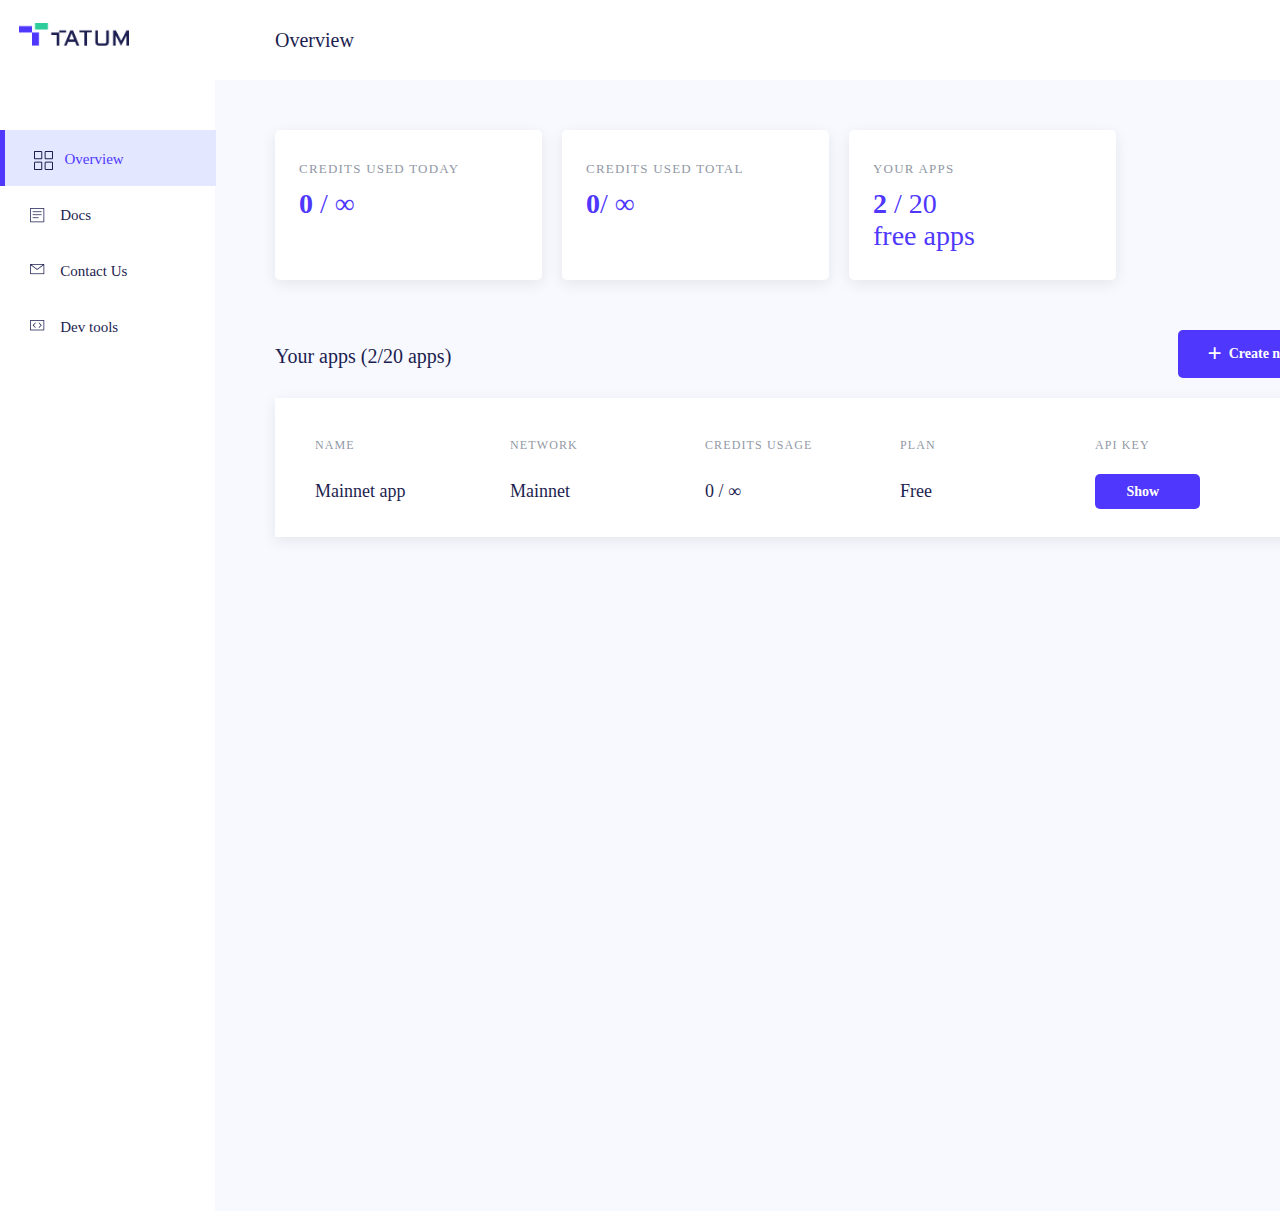
<file: index.html>
<!DOCTYPE html>
<html>
<head>
	<title>Overview after account creating</title>
	<link rel="stylesheet" type="text/css" href="style.css">
	<script defer src="script.js"></script>
</head>
<body class="body">
	<div class="main_container">
		
		<!-- left side menu starts -->
		<div class="left_side_menu">
			<a >
			  	<img class="logo" src="logo.png">
			</a>

			<div>
				<div class="active_menu_tab_1 menu_tab1 menu_tab_hover_1">
					<a class="active_menu_tab_2 menu_text menu_tab_hover_2">
						<span class="icon">
						  	<i class="sprite sprite-overview"></i>
						</span>
						&nbsp;
						<span class="menu_tab_inner_text">Overview</span>
					</a>
				</div>
				<div class="menu_tab2 menu_tab_hover_1">
					<a class="menu_text menu_tab_hover_2">
						<span class="icon">
						  	<i class="sprite sprite-docs"></i>
						</span>
						&nbsp;
						<span class="menu_tab_inner_text">Docs</span>
					</a>
				</div>
				<div class="menu_tab3 menu_tab_hover_1">
					<a class="menu_text menu_tab_hover_2">
						<span class="icon">
						  	<i class="sprite sprite-contact-us"></i>
						</span>
						&nbsp;
						<span class="menu_tab_inner_text">Contact Us</span>
					</a>
				</div>
				<div class="menu_tab4 menu_tab_hover_1">
					<a class="menu_text menu_tab_hover_2">
						<span class="icon">
						  	<i class="sprite sprite-dev-tools"></i>
						</span>
						&nbsp;
						<span class="menu_tab_inner_text">Dev tools</span>
					</a>
				</div>
			</div>
		</div>
		<!-- left side menu ends -->

		<!-- top nav starts -->
		<div class="top_nav">
			<span class="nav_text_o">Overview</span>
			<span class="nav_profile_icon edit" onclick="show_dropdown()"><i class="sprite sprite-user dropbtn"></i></span>
			<div id="dropdown" class="dropdown_div dropdown_hide">
				<span class="dropdown_text_1">Cameron Williamson</span>
				<span class="dropdown_text_2">cameron.williamson@gmail.com</span>
				<span class="dropdown_divider"></span>
				<span class="dropdown_text_3 dropdown_hover">Settings</span>
				<span class="dropdown_text_4 dropdown_hover">Sign out</span>
			</div>
		</div>
		<!-- top nav ends -->

		<!-- central div starts -->
		<div>
			<div>
				<div class="card_o_1">
					<p class="card_title">credits used today</p>
					<p class="card_content"><b>0</b> / ∞</p>
				</div>		
				<div class="card_o_2">
					<p class="card_title">credits used total</p>
					<p class="card_content"><b>0</b>/ ∞</p>
				</div>	
				<div class="card_o_3">
					<p class="card_title">your apps</p>
					<p class="card_content"><b>2</b> / 20 <br>free apps</p>
				</div>		
			</div>	

			<div>
				<span class="text_before_app_row">Your apps (2/20 apps)</span>
				<span class="button_before_app_row button_hover" onclick="OpenCreateAppModal()">
					<span class="button_text_before_app_row">
						<span class="create_new_app_icon">+</span>
						&nbsp;
						Create new app
					</span>
				</span>
				<div class="app_row overview_app_row_hover edit">
					<span class="ar-1">Name</span>
					<span class="ar-2">Mainnet app</span>
					<span class="ar-3">Network</span>
					<span class="ar-4">Mainnet</span>
					<span class="ar-5">Credits usage</span>
					<span class="ar-6"><span class="font_medium">0 </span>/ ∞</span>
					<span class="ar-7">Plan</span>
					<span class="ar-8">Free</span>
					<span class="ar-9">Api key</span>
					<span class="ar-10 button_hover" onclick="open_api_key()">
						<span class="ar_btn_text">Show</span>
					</span>
					<span class="ar-11 arrow"><i class="sprite sprite-arrow"></i></span>

					<div id="api_key" class="api_key_div dropdown_hide">
						<span class="api_key_text_1">api</span>
						<span class="api_key_text_2">jejw0-12912mx1-21x-xmxmss</span>
						<span class="api_key_icon" onclick="copy_key()">
							<i id="iconChange" class="sprite sprite-copy"></i>
						</span>
					</div>
				</div>		
			</div>

		</div>
		<!-- central div ends -->
	</div>



	<!-- modal for create app starts -->
	<div id="create_app_modal" class="modal_container dropdown_hide">
		<div class="modal_form_container">
			<span class="modal_form_header">
				<span class="modal_form_text">Create New App</span>
				<span class="modal_form_cross_button edit" onclick="OpenCreateAppModal()"><i class="sprite sprite-cancel_button"></i></span>
			</span>

			<span class="modal_form_label_1">app name</span>
			<input class="modal_form_input modal_form_input_text" type="" name="" value="">
			<span class="modal_form_label_2">network</span>
			<span>
				<span class="modal_dropdown_input edit" onclick="show_modal_dropdown()">
					<span class="modal_dropdown_input_text">Testnet</span>
					<span class="modal_dropdown_input_icon"><i class="sprite sprite-dropup"></i></span>
				</span>
				<div id="modal_dropdown" class="modal_dropdown_menu dropdown_hide">
					<span class="modal_dropdown_menu_text_1" onclick="hide_modal_dropdown()">Testnet</span>
					<span class="modal_dropdown_menu_icon edit" onclick="hide_modal_dropdown()"><i class="sprite sprite-dropup"></i></span>
					<span class="modal_dropdown_menu_text_2 ad_dropdown_tab_hover edit" onclick="hide_modal_dropdown()">Mainet</span>
				</div>
			</span>

			<span class="modal_form_button_1 button_hover" onclick="ShowAppWasCreatedAlert()">
				<span class="modal_form_button_1_text">
					Create app
				</span>
			</span>

			<span class="modal_form_button_2 edit" onclick="OpenCreateAppModal()">
				<span class="modal_form_button_2_text">
					Cancel
				</span>
			</span>

		</div>
	</div>
	<!-- modal of create app ends -->


	<!-- alert for created app -->
	<span id="created_app_alert" class="created_app_alert dropdown_hide">
		<span class="created_app_alert_tick_icon"><i class="sprite sprite-alert_tick"></i></span>
		<span class="created_app_alert_text">App was created</span>
	</span>
</body>
</html>
</file>
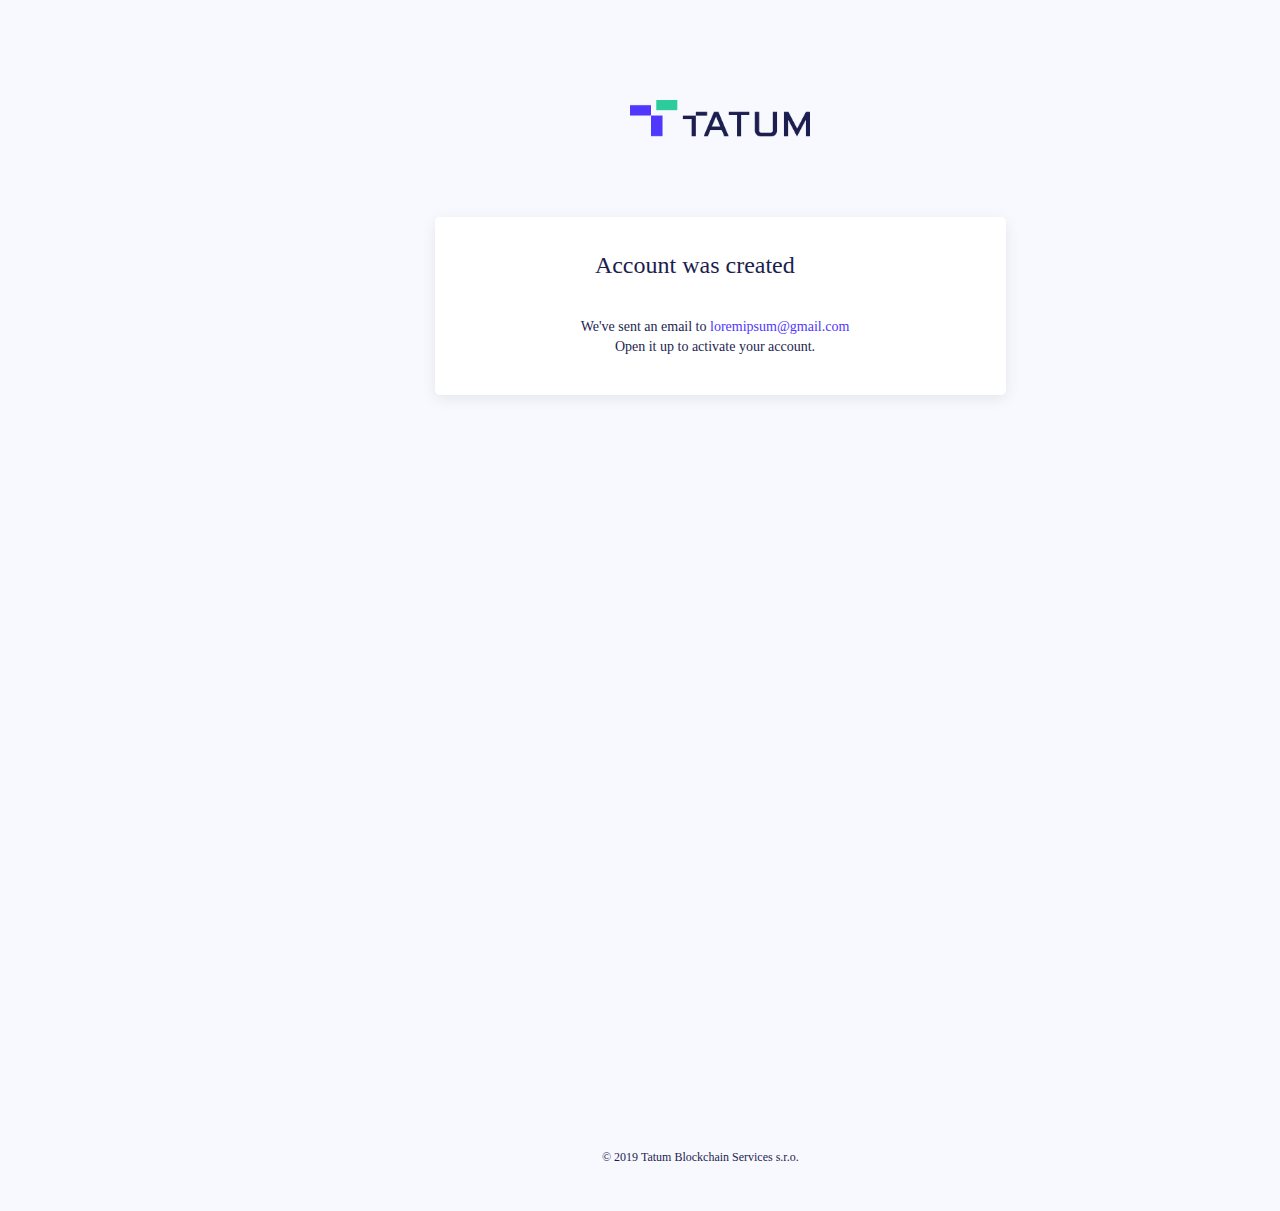
<file: account_was_created.html>
<!DOCTYPE html>
<html>
<head>
	<title>Account was created</title>
	<link rel="stylesheet" type="text/css" href="style.css">
</head>
<body class="body">
	<div class="main_container">
		<a>
		  	<img class="logo_on_signup" src="logo.png">
		</a>
		<div class="account_was_created_container">
			<span class="account_was_created_text_1">Account was created</span>
			<span class="account_was_created_text_2">We've sent an email to <span class="link_text">loremipsum@gmail.com</span><br>Open it up to activate your account. </span>
		</div>
		<span class="copy_write_text">© 2019 Tatum Blockchain Services s.r.o.</span>
	</div>
</body>
</html>
</file>
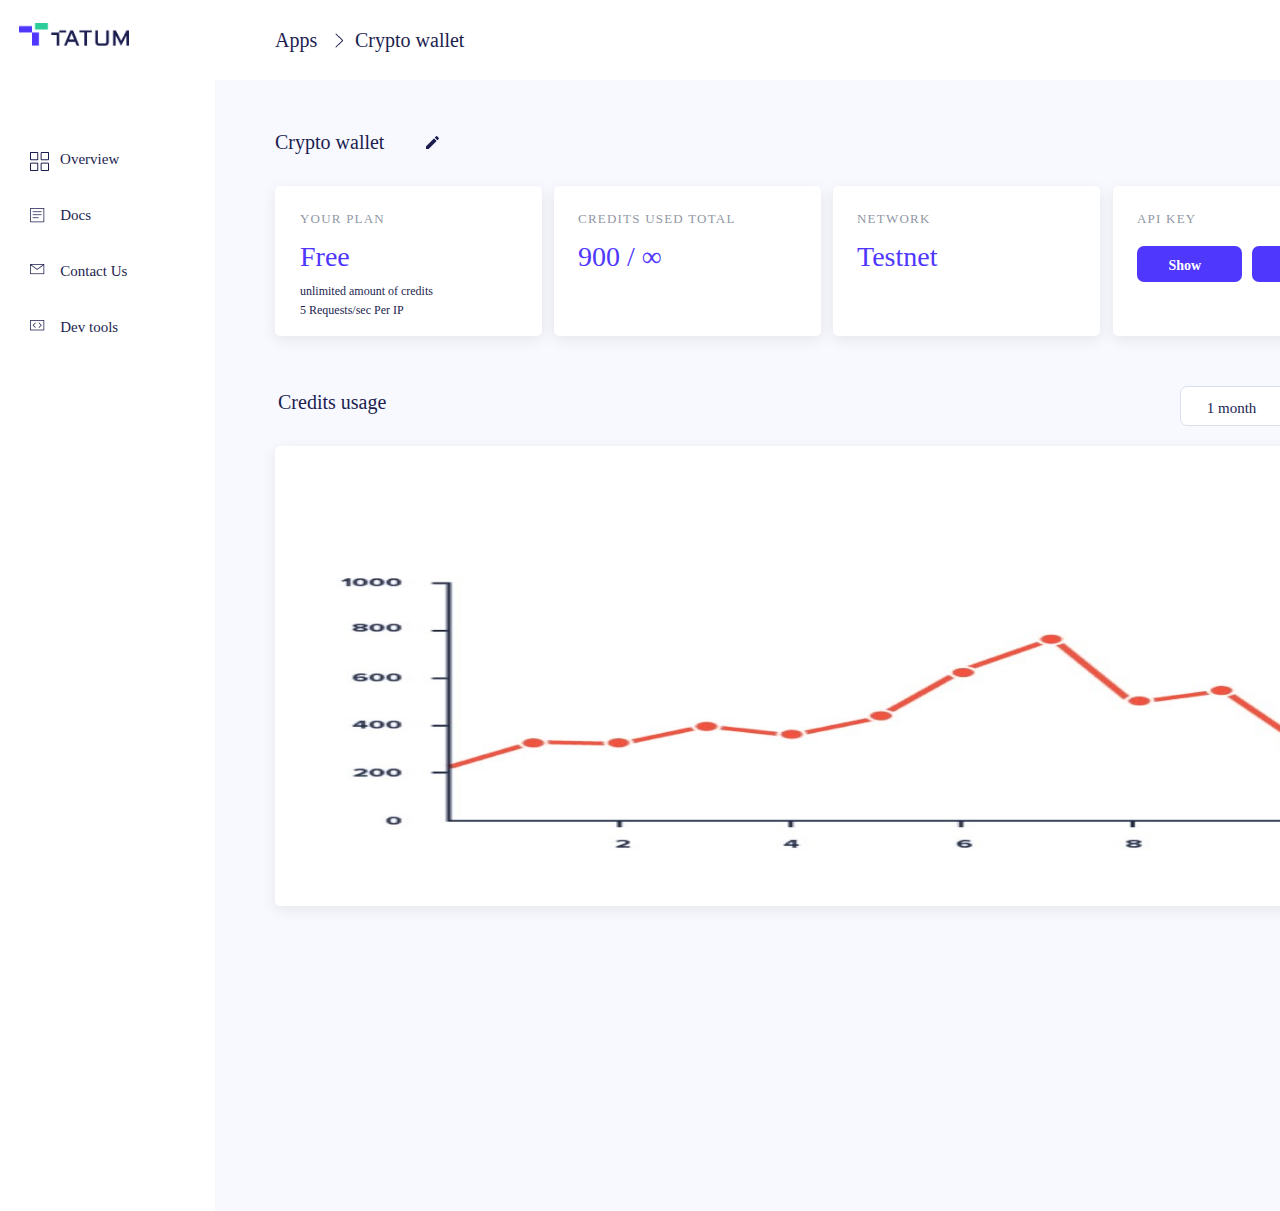
<file: app_detail.html>
<!DOCTYPE html>
<html>
<head>
	<title>App detail</title>
	<link rel="stylesheet" type="text/css" href="style.css">
	<script defer src="script.js"></script>
</head>
<body class="body">

	<div class="main_container">
		
		<!-- left side menu starts -->
		<div class="left_side_menu">
			<a >
			  	<img class="logo" src="logo.png">
			</a>

			<div>
				<div class="menu_tab1 menu_tab_hover_1">
					<a class="menu_text menu_tab_hover_2">
						<span class="icon">
						  	<i class="sprite sprite-overview"></i>
						</span>
						&nbsp;
						<span class="menu_tab_inner_text">Overview</span>
					</a>
				</div>
				<div class="menu_tab2 menu_tab_hover_1">
					<a class="menu_text menu_tab_hover_2">
						<span class="icon">
						  	<i class="sprite sprite-docs"></i>
						</span>
						&nbsp;
						<span class="menu_tab_inner_text">Docs</span>
					</a>
				</div>
				<div class="menu_tab3 menu_tab_hover_1">
					<a class="menu_text menu_tab_hover_2">
						<span class="icon">
						  	<i class="sprite sprite-contact-us"></i>
						</span>
						&nbsp;
						<span class="menu_tab_inner_text">Contact Us</span>
					</a>
				</div>
				<div class="menu_tab4 menu_tab_hover_1">
					<a class="menu_text menu_tab_hover_2">
						<span class="icon">
						  	<i class="sprite sprite-dev-tools"></i>
						</span>
						&nbsp;
						<span class="menu_tab_inner_text">Dev tools</span>
					</a>
				</div>
			</div>
		</div>
		<!-- left side menu ends -->

		<!-- top nav starts -->
		<div class="top_nav">
			<span class="nav_text_o">Apps</span>
			<span class="nav_text_ad_1"><i class="sprite sprite-top_arrow"></i></span>
			<span class="nav_text_ad_2">Crypto wallet</span>
			<span class="nav_profile_icon edit" onclick="show_dropdown()"><i class="sprite sprite-user dropbtn"></i></span>
			<div id="dropdown" class="dropdown_div dropdown_hide">
				<span class="dropdown_text_1">Cameron Williamson</span>
				<span class="dropdown_text_2">cameron.williamson@gmail.com</span>
				<span class="dropdown_divider"></span>
				<span class="dropdown_text_3 dropdown_hover">Settings</span>
				<span class="dropdown_text_4 dropdown_hover">Sign out</span>
			</div>
		</div>
		<!-- top nav ends -->

		<!-- central div starts -->
		<div>
			<div>
				<span class="text_before_card">Crypto wallet</span>
				<span class="icon_before_card edit"><i class="sprite sprite-edit"></i></span>

				<div class="card_ad_1">
					<p class="card_ad_1_title">your plan</p>
					<p class="card_ad_1_content_1">Free</p>
					<p class="card_ad_1_content_2">unlimited amount of credits<br>5 Requests/sec Per IP</p>

				</div>		
				<div class="card_ad_2">
					<p class="card_ad_2_title">credits used total</p>
					<p class="card_ad_2_content"><span class="font_medium"> 900 </span>/ ∞</p>
				</div>	
				<div class="card_ad_3">
					<p class="card_ad_3_title">network</p>
					<p class="card_ad_3_content">Testnet</p>
				</div>
				<div class="card_ad_4">
					<p class="card_ad_4_title">api key</p>
					<span class="card_ad_4_button_1 button_hover">
						<span class="card_ad_4_button_1_text">Show</span>
					</span>
					<span class="card_ad_4_button_2 button_hover">
						<span class="card_ad_4_button_2_text">Test</span>
					</span>
				</div>		
			</div>	

			<div>
				<span class="text_before_image">Credits usage</span>
				<span>
					<span class="ad_dropdown_input edit" onclick="show_ad_dropdown()">
						<span class="ad_dropdown_input_text">1 month</span>
						<span class="ad_dropdown_input_icon"><i class="sprite sprite-dropup"></i></span>
					</span>
					<div id="ad_dropdown" class="ad_dropdown_menu dropdown_hide">
						<span class="ad_dropdown_menu_text_1" onclick="hide_ad_dropdown()">1 month</span>
						<span class="ad_dropdown_menu_icon edit" onclick="hide_ad_dropdown()"><i class="sprite sprite-dropup"></i></span>
						<span class="ad_dropdown_menu_text_2 ad_dropdown_tab_hover edit" onclick="hide_ad_dropdown()">24 h</span>
						<span class="ad_dropdown_menu_text_3 ad_dropdown_tab_hover edit" onclick="hide_ad_dropdown()">7 days</span>
						<span class="ad_dropdown_menu_text_4 ad_dropdown_tab_hover edit" onclick="hide_ad_dropdown()">1 month</span>
					</div>
				</span>

				<div class="image_outer_div" >
					<img class="image" src="graph-image.jpg">
				</div>		
			</div>

		</div>
		<!-- central div ends -->

	</div>

</body>
</html>
</file>
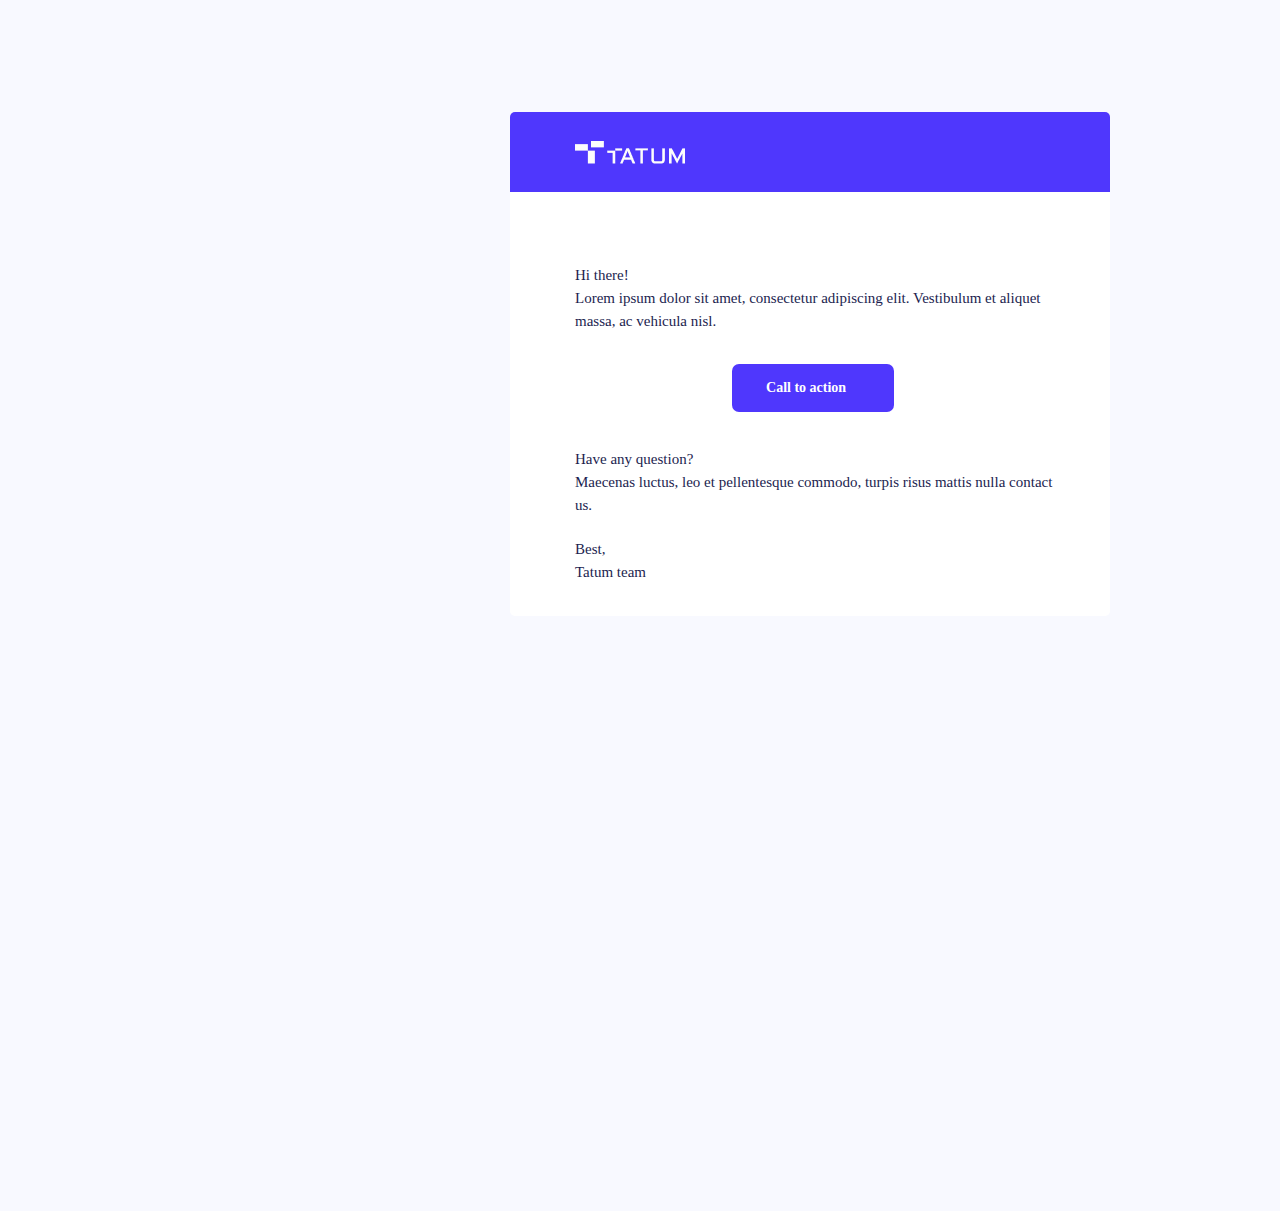
<file: email.html>
<!DOCTYPE html>
<html>
<head>
	<title>Email</title>
	<link rel="stylesheet" type="text/css" href="style.css">
</head>
<body class="body">
	<div class="main_container">
		<div class="email_container">
			<span class="email_head">
				<span>
		  			<img class="email_logo" src="logo_for_email.png">
				</span>
			</span>
			<span class="email_text_1">
				<span class="email_link_text">Hi there!</span><br>
				Lorem ipsum dolor sit amet, consectetur adipiscing elit. Vestibulum et aliquet massa, ac vehicula nisl.
			</span>
			<span class="email_button button_hover">
				<span class="email_button_text">
					Call to action
				</span>
			</span>
			<span class="email_text_2">
				<span class="email_link_text">Have any question?</span><br>
				Maecenas luctus, leo et pellentesque commodo, turpis risus mattis nulla contact us.
			</span>
			<span class="email_text_3">
				Best,<br>
				Tatum team
			</span>
		</div>
	</div>
</body>
</html>
</file>
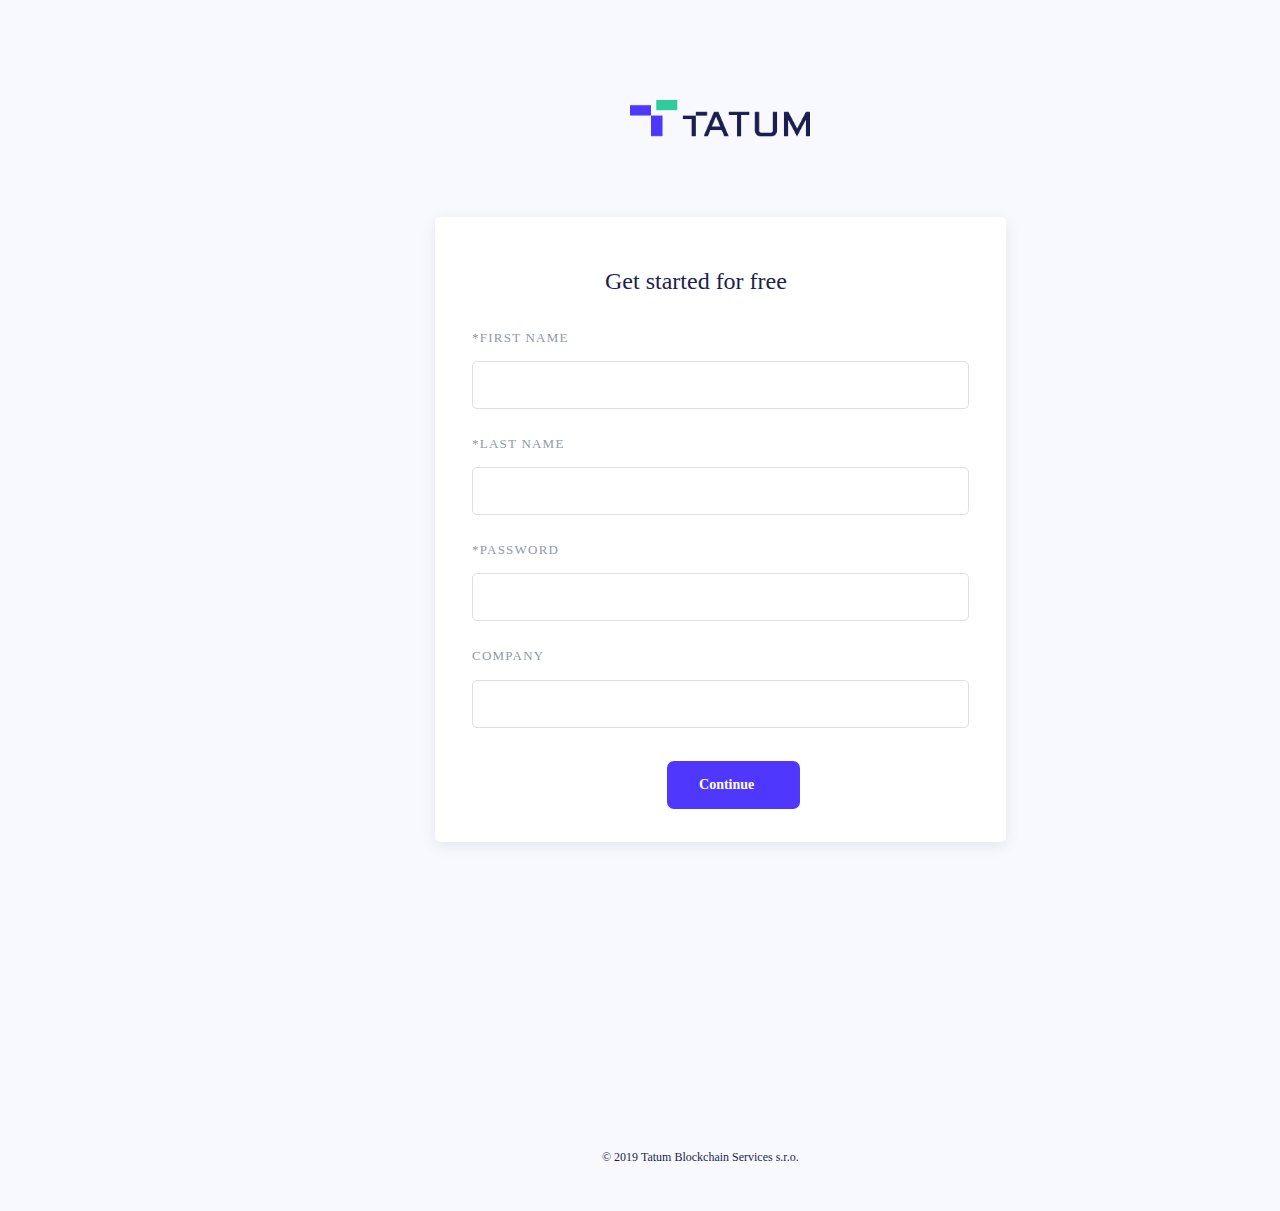
<file: fill_additional_information.html>
<!DOCTYPE html>
<html>
<head>
	<title>Overview after account creating</title>
	<link rel="stylesheet" type="text/css" href="style.css">
</head>
<body class="body">
	<div class="main_container">
		<a>
		  	<img class="logo_on_signup" src="logo.png">
		</a>
		<div class="fill_additional_inofrmation_container">
			<span class="fill_additional_inofrmation_text">Get started for free</span>

			<span class="fill_additional_inofrmation_label_1">*first name</span>
			<input class="fill_additional_inofrmation_input_1 modal_form_input_text" type="text" name="">

			<span class="fill_additional_inofrmation_label_2">*last name</span>
			<input class="fill_additional_inofrmation_input_2 modal_form_input_text" type="text" name="">

			<span class="fill_additional_inofrmation_label_3">*password</span>
			<input class="fill_additional_inofrmation_input_3 modal_form_input_text" type="text" name="">

			<span class="fill_additional_inofrmation_label_4">company</span>
			<input class="fill_additional_inofrmation_input_4 modal_form_input_text" type="text" name="">

			<span class="fill_additional_inofrmation_button button_hover">
				<span class="fill_additional_information_button_text">
					Continue
				</span>
			</span>
		</div>
		<span class="copy_write_text">© 2019 Tatum Blockchain Services s.r.o.</span>
	</div>
</body>
</html>
</file>
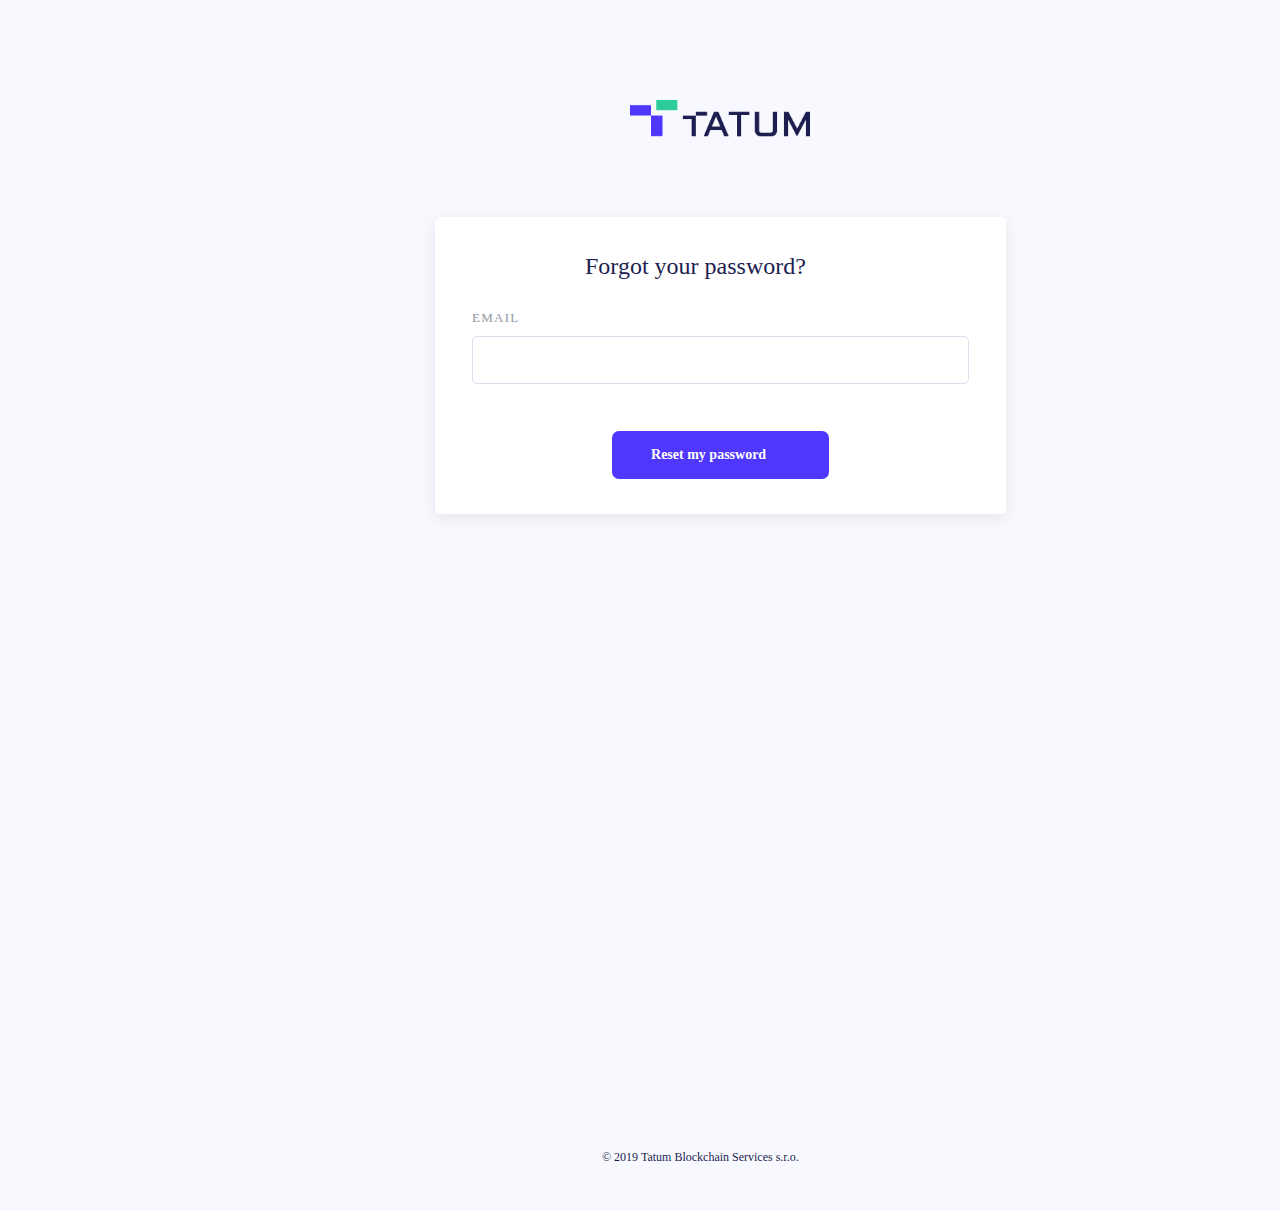
<file: forgot_password.html>
<!DOCTYPE html>
<html>
<head>
	<title>Forgot password</title>
	<link rel="stylesheet" type="text/css" href="style.css">
</head>
<body class="body">
	<div class="main_container">
		<a>
		  	<img class="logo_on_signup" src="logo.png">
		</a>
		<div class="forgot_password_container">
			<span class="forgot_password_text">Forgot your password?</span>
			<span class="forgot_password_label">email</span>
			<input class="forgot_password_input modal_form_input_text" type="text" name="">

			<span class="forgot_password_button button_hover">
				<span class="forgot_password_button_text">
					Reset my password
				</span>
			</span>
		</div>
		<span class="copy_write_text">© 2019 Tatum Blockchain Services s.r.o.</span>
	</div>
</body>
</html>
</file>
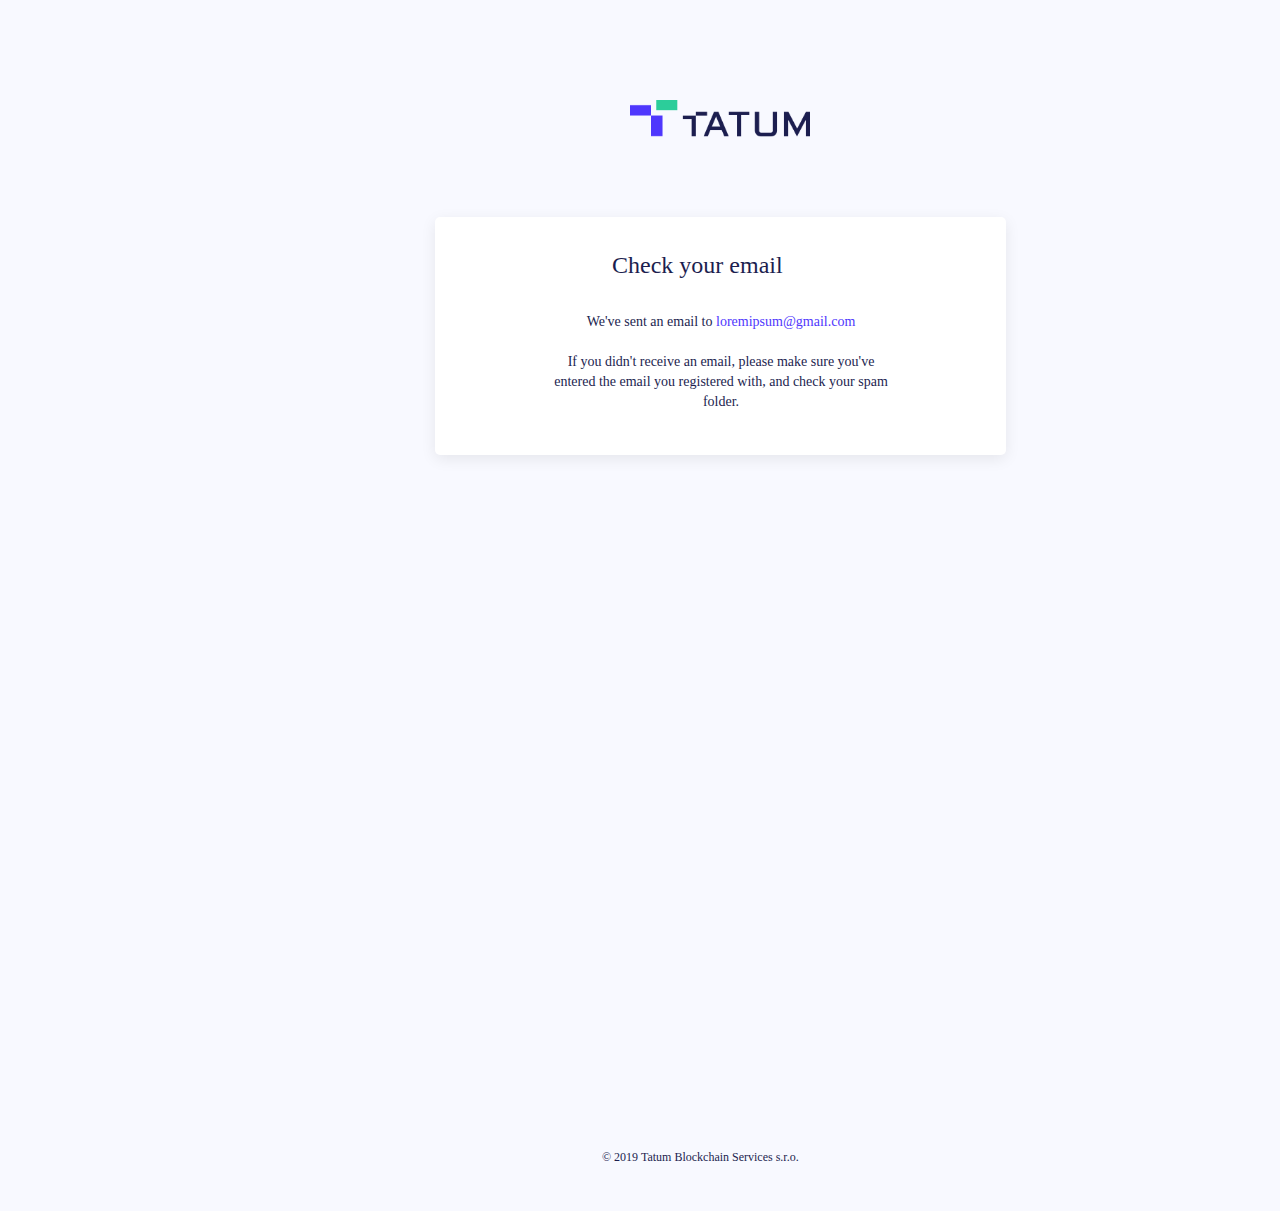
<file: password_reset_confirmation.html>
<!DOCTYPE html>
<html>
<head>
	<title>Password reset confirmation</title>
	<link rel="stylesheet" type="text/css" href="style.css">
</head>
<body class="body">
	<div class="main_container">
		<a>
		  	<img class="logo_on_signup" src="logo.png">
		</a>
		<div class="password_reset_confirmation_container">
			<span class="password_reset_confirmation_text_1">Check your email</span>
			<span class="password_reset_confirmation_text_2">We've sent an email to <span class="link_text">loremipsum@gmail.com</span> <br><br>If you didn't receive an email, please make sure you've entered the email you registered with, and check your spam folder.</span>
		</div>
		<span class="copy_write_text">© 2019 Tatum Blockchain Services s.r.o.</span>
	</div>
</body>
</html>
</file>
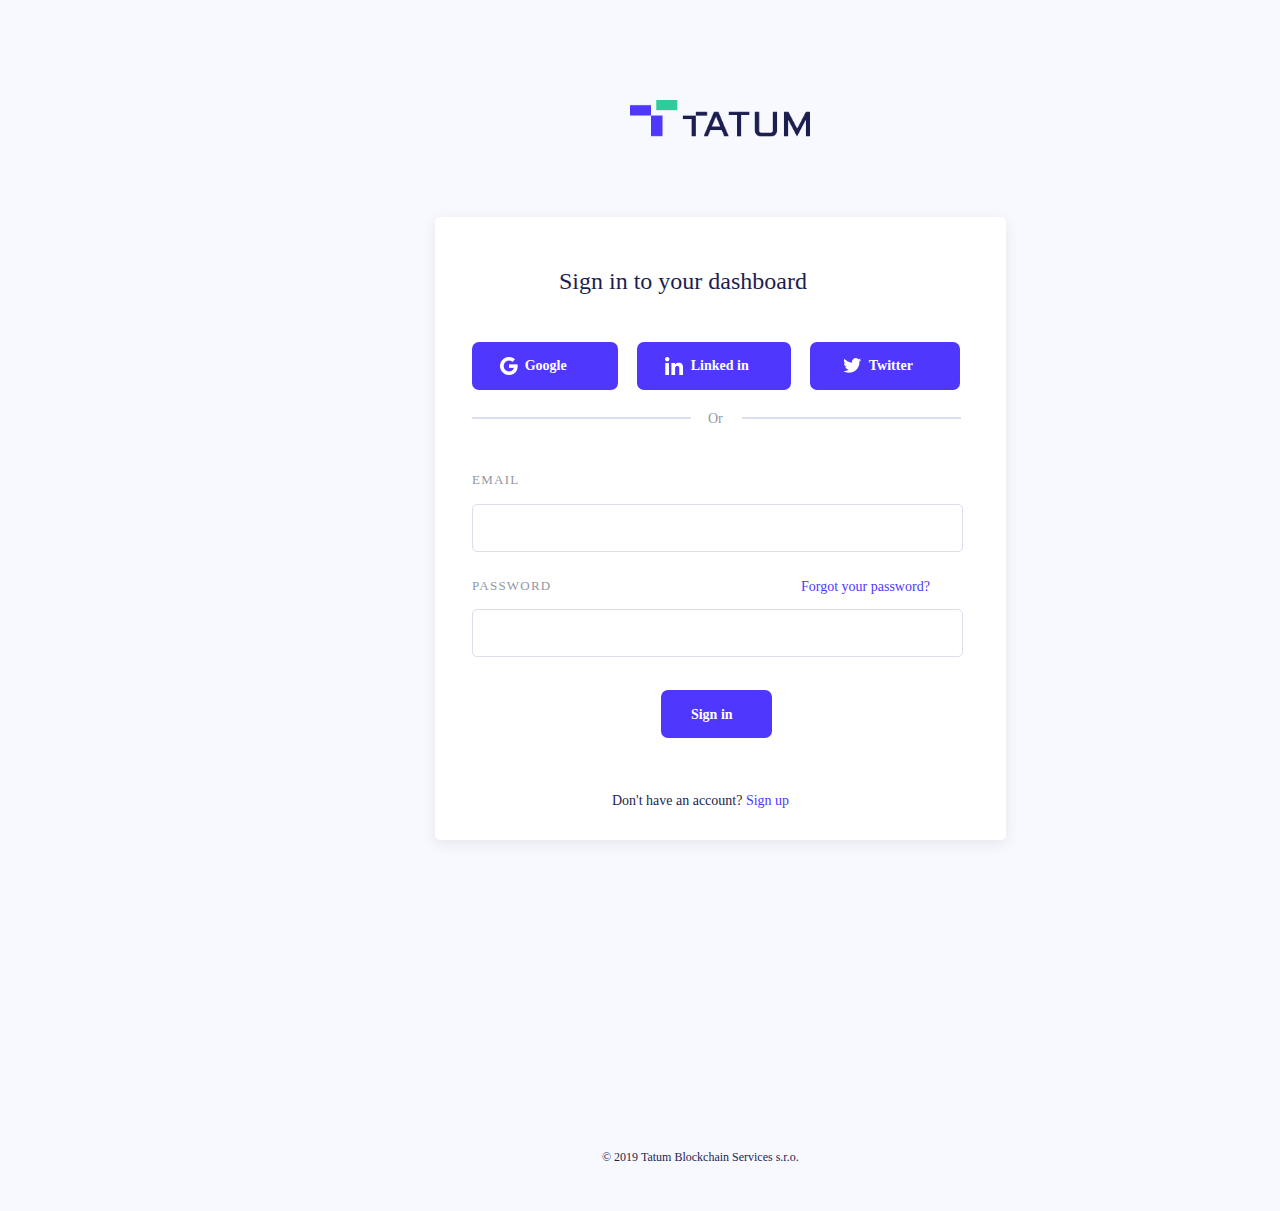
<file: signin.html>
<!DOCTYPE html>
<html>
<head>
	<title>Sign in</title>
	<link rel="stylesheet" type="text/css" href="style.css">
</head>
<body class="body">
	<div class="main_container">
		<a>
		  	<img class="logo_on_signup" src="logo.png">
		</a>
		<div class="signin_form_container">
			<span class="signin_text_1">Sign in to your dashboard</span>
			<span class="signup_google button_hover">
				<span class="signup_google_text">
					<i class="sprite sprite-google"></i>
					&nbsp;
					Google
				</span>
			</span>
			<span class="signup_linkedin button_hover">
				<span class="signup_linkedin_text">
					<i class="sprite sprite-linkedin"></i>
					&nbsp;
					Linked in
				</span>
			</span>
			<span class="signup_twitter button_hover">
				<span class="signup_twitter_text">
					<i class="sprite sprite-twitter"></i>
					&nbsp;
					Twitter
				</span>
			</span>
			<span><span class="or_left"></span><span class="signup_or">Or</span><span class="or_right"></span></span>

			<span class="signin_label_1">email</span>
			<input class="signin_input_1 modal_form_input_text" type="text" name="">

			<span class="signin_label_2">password</span>
			<span class="signin_text_2 edit">Forgot your password?</span>
			<input class="signin_input_2 modal_form_input_text" type="text" name="">

			<span class="signin_button button_hover">
				<span class="signin_button_text">
					Sign in
				</span>
			</span>

			<span class="signin_text_3">Don't have an account?<span class="link_text edit"> Sign up</span></span>
		</div>
		<span class="copy_write_text">© 2019 Tatum Blockchain Services s.r.o.</span>
	</div>
</body>
</html>
</file>
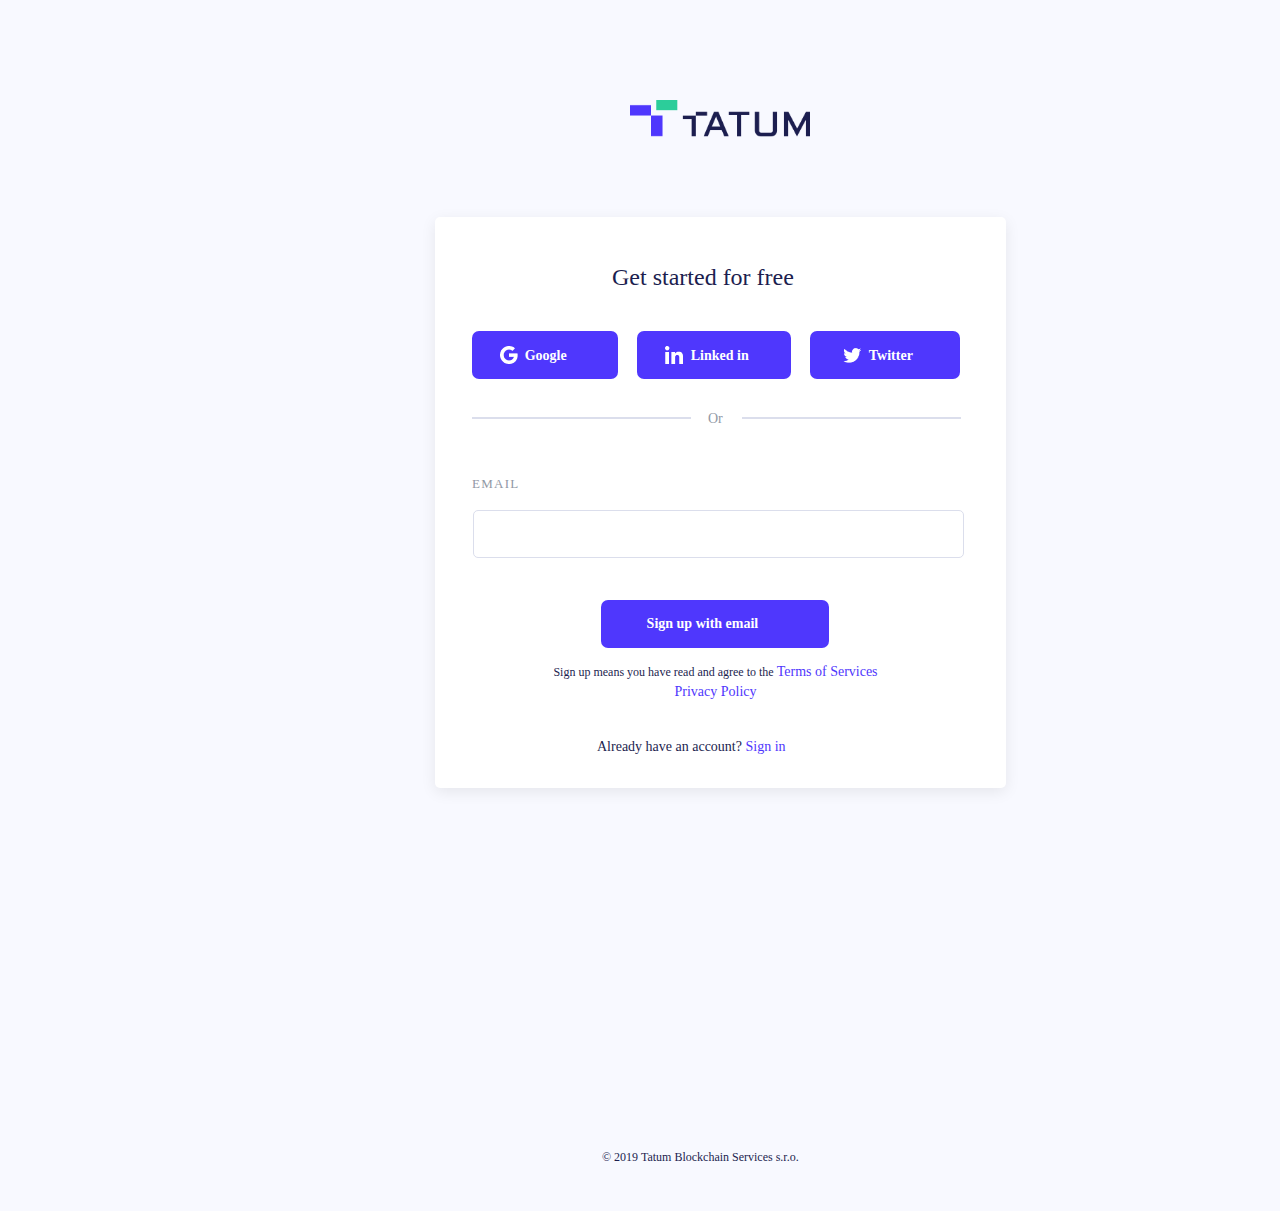
<file: signup.html>
<!DOCTYPE html>
<html>
<head>
	<title>Overview after account creating</title>
	<link rel="stylesheet" type="text/css" href="style.css">
</head>
<body class="body">
	<div class="main_container">
		<a>
		  	<img class="logo_on_signup" src="logo.png">
		</a>
		<div class="signup_form_container">
			<span class="signup_text_1">Get started for free</span>
			<span class="signup_google button_hover">
				<span class="signup_google_text">
					<i class="sprite sprite-google"></i>
					&nbsp;
					Google
				</span>
			</span>
			<span class="signup_linkedin button_hover">
				<span class="signup_linkedin_text">
					<i class="sprite sprite-linkedin"></i>
					&nbsp;
					Linked in
				</span>
			</span>
			<span class="signup_twitter button_hover">
				<span class="signup_twitter_text">
					<i class="sprite sprite-twitter"></i>
					&nbsp;
					Twitter
				</span>
			</span>
			<span><span class="or_left"></span><span class="signup_or">Or</span><span class="or_right"></span></span>
			<span class="signup_label">email</span>
			<input class="singup_input modal_form_input_text" type="text" name="">
			<span class="signup_button button_hover">
				<span class="signup_button_text">
					Sign up with email
				</span>
			</span>
			<span class="signup_text_2">Sign up means you have read and agree to the <span class="link_text edit">Terms of Services </span> <br><span class="link_text edit">Privacy Policy</span></span>
			<span class="signup_text_3">Already have an account?<span class="link_text edit"> Sign in</span></span>
		</div>
		<span class="copy_write_text">© 2019 Tatum Blockchain Services s.r.o.</span>
	</div>
</body>
</html>
</file>
<file: style.css>
.body{margin: 0;background-color: #F8F9FF;}
.main_container {position: absolute;width: 1435px;height: 1211px;background-color: #F8F9FF;}

/********************************************************/
/* style for overview after account creation page starts*/
/* left menu starts */
.logo {position:absolute;width: 110px;height: 22.58px;left: 9%;top: 23px;border-radius: 0px;}
.left_side_menu {position: absolute;left: 0%;right: 85.07%;top: 0%;bottom: 0%;height: 1211px;width: 215px;border-radius: 0px;background-color: #FFFFFF;}
.menu_tab1 {position: absolute;width: 215px;height: 56px;left: 0px;top: 130px;}
.menu_tab2 {position: absolute;width: 216px;height: 56px;left: 0px;top: 186px;}
.menu_tab3 {position: absolute;height: 56px;width: 216px;left: 0px;top: 242px;border-radius: 0px;}
.menu_tab4 {position: absolute;height: 56px;width: 216px;left: 0px;top: 298px;border-radius: 0px;}
.menu_text{position: absolute;left: 14%;right: 6.98%;font-family: Montserrat;font-style: normal;font-weight: 400;font-size: 15px;line-height: 18px;padding: 10% 0;color: #1C1E4F;}
.menu_tab_inner_text{position: absolute;top: 20px;left: 30px}
.menu_tab_hover_1:hover{color: #4F37FD;cursor:pointer;background-color: #E3E7FF;border-left: 5px solid #4F37FD;width:98%}
.menu_tab_hover_2:hover{color: #4F37FD;}
/* left menu ends */

/* top nav starts */
.top_nav {position: absolute;right: 0%;top: 0%;bottom: 93.39%;background-color: #FFFFFF;height: 80px;width: 1225px;left: 215px;top: 0px;border-radius: 0px;}
.nav_text_o{position: absolute;width: 94px;height: 24px;left: 60px;top: 28px;font-family: Montserrat;font-style: normal;font-weight: normal;font-size: 20px;line-height: 24px;color: #1C1E4F;}
.nav_profile_icon{height: 50px;width: 50px;left: 1115px;top: 15px;border-radius: 0px;position: absolute;}
/* top nav ends */

/* cards starts */
.card_o_1{position: absolute;width: 267px;height: 150px;left: 275px;top: 130px;background-color: #FFFFFF;box-shadow: 0px 4px 15px rgba(0, 0, 0, 0.08);border-radius: 5px;}
.card_o_2{position: absolute;width: 267px;height: 150px;left: 562px;top: 130px;background-color: #FFFFFF;box-shadow: 0px 4px 15px rgba(0, 0, 0, 0.08);border-radius: 5px;}
.card_o_3{position: absolute;width: 267px;height: 150px;left: 849px;top: 130px;background-color: #FFFFFF;box-shadow: 0px 4px 15px rgba(0, 0, 0, 0.08);border-radius: 5px;}
.card_title{position: absolute;left: 8.99%;right: 20%;top: 12%;bottom: 75.33%;font-family: Montserrat;font-style: normal;font-weight: 500;font-size: 13px;line-height: 16px;letter-spacing: 1.21333px;text-transform: uppercase;color: #9198A5;}
.card_content{position: absolute;left: 8.99%;right: 9.74%;top: 20%;bottom: 35.33%;font-family: Montserrat;font-style: normal;font-weight: 400;font-size: 28px;line-height: 32px;color: #4F37FD;}
/* cards ends */

.text_before_app_row{position: absolute;width: 215px;height: 24px;left: 275px;top: 344px;font-family: Montserrat;font-style: normal;font-weight: normal;font-size: 20px;line-height: 24px;color: #1C1E4F;}
.button_before_app_row{position: absolute;left: 82.08%;right: 4.17%;top: 27.25%;bottom: 68.79%;background: #4F37FD;border-radius: 5px;}
.create_new_app_icon{font-weight: 600; font-size: 25px}
.button_text_before_app_row{position: absolute;left: 15%;right: 15%;top: 30%;bottom: 30.22%;font-family: Montserrat;font-style: normal;font-weight: 600;font-size: 14px;line-height: 17px;display: flex;align-items: center;text-align: center;color: #FFFFFF;}

/* app row starts */
.app_row {position: absolute;width: 1105px;height: 139px;left: 275px;top: 398px;background: #FFFFFF;box-shadow: 0px 4px 15px rgba(0, 0, 0, 0.08);border-radius: 1px;}
.ar-1{position: absolute;left: 3.62%;right: 82.35%;top: 28.78%;bottom: 62.59%;font-family: Montserrat;font-style: normal;font-weight: 500;font-size: 12px;line-height: 15px;letter-spacing: 1.12px;text-transform: uppercase;color: #9198A5;}
.ar-2{position: absolute;left: 3.62%;right: 82.35%;top: 58.99%;bottom: 28.78%;font-family: Montserrat;font-style: normal;font-weight: normal;font-size: 18px;line-height: 22px;color: #1C1E4F;}
.ar-3{position: absolute;left: 21.27%;right: 64.71%;top: 28.78%;bottom: 62.59%;font-family: Montserrat;font-style: normal;font-weight: 500;font-size: 12px;line-height: 15px;letter-spacing: 1.12px;text-transform: uppercase;color: #9198A5;}
.ar-4{position: absolute;left: 21.27%;right: 64.71%;top: 58.99%;bottom: 25.18%;font-family: Montserrat;font-style: normal;font-weight: normal;font-size: 18px;line-height: 22px;color: #1C1E4F;}
.ar-5{position: absolute;left: 38.91%;right: 47.06%;top: 28.78%;bottom: 60.43%;font-family: Montserrat;font-style: normal;font-weight: 500;font-size: 12px;line-height: 15px;letter-spacing: 1.12px;text-transform: uppercase;color: #9198A5;}
.ar-6{position: absolute;left: 38.91%;right: 47.06%;top: 58.99%;bottom: 25.18%;font-family: Montserrat;font-style: normal;font-weight: 400;font-size: 18px;line-height: 22px;color: #1C1E4F;}
.ar-7{position: absolute;left: 56.56%;right: 29.41%;top: 28.78%;bottom: 60.43%;font-family: Montserrat;font-style: normal;font-weight: 500;font-size: 12px;line-height: 15px;letter-spacing: 1.12px;text-transform: uppercase;color: #9198A5;}
.ar-8{position: absolute;left: 56.56%;right: 29.41%;top: 58.99%;bottom: 25.18%;font-family: Montserrat;font-style: normal;font-weight: normal;font-size: 18px;line-height: 22px;color: #1C1E4F;}
.ar-9{position: absolute;left: 74.21%;right: 11.76%;top: 28.78%;bottom: 62.59%;font-family: Montserrat;font-style: normal;font-weight: 500;font-size: 12px;line-height: 15px;letter-spacing: 1.12px;text-transform: uppercase;color: #9198A5;}
.ar-10{position: absolute;left: 74.21%;right: 16.29%;top: 54.68%;bottom: 20.14%;background: #4F37FD;border-radius: 5px;}
.ar_btn_text{position: absolute;left: 30%;right: 19.19%;top: 30%;bottom: 30.22%;font-family: Montserrat;font-style: normal;font-weight: 600;font-size: 14px;line-height: 17px;display: flex;align-items: center;text-align: center;color: #FFFFFF;}
.ar-11{position: absolute;left: 95.38%;right: 3.66%;top: 41.73%;bottom: 42.45%;box-sizing: border-box;}
/* app row ends */
.api_key_div{position: absolute;width: 332px;height: 144px;left: 711px;top: 133px;background: #FFFFFF;border: 1px solid #DBDEEC;box-sizing: border-box;box-shadow: 0px 4px 15px rgba(0, 0, 0, 0.08);}
.api_key_text_1{position: absolute;left: 45.32%;right: 42.1%;top: 22.81%;bottom: 49.1%;font-family: Montserrat;font-style: normal;font-weight: 500;font-size: 12px;line-height: 15px;letter-spacing: 1.12px;text-transform: uppercase;color: #9198A5;}
.api_key_text_2{position: absolute;width: 312px;height: 18px;left: 50px;top: 70px;font-family: Montserrat;font-style: normal;font-weight: normal;font-size: 15px;line-height: 18px;color: #1C1E4F;}
.api_key_icon{position: absolute;width: 24px;height: 24px;left: 280px;top: 70px;}

.modal_container{position: absolute;width: 1435px;height: 1211px;left: 0px;top: 0px;background: rgba(0, 0, 0, 0.3);}
.modal_form_container{position: absolute;width: 500px;height: 420px;left: 470px;top: 395px;background: #FFFFFF;border-radius: 5px;}
.modal_form_header{position: absolute;width: 500px;height: 80px;left: 0px;top: 0px;background: #4F37FD;border-radius: 5px 5px 0px 0px;}
.modal_form_text{position: absolute;width: 164px;height: 19px;left: 47px;top: 29px;font-family: Montserrat;font-style: normal;font-weight: normal;font-size: 20px;line-height: 24px;color: #FCFCFC;}
.modal_form_cross_button{position: absolute;width: 19px;height: 19px;left:439px;top: 29px;color: #FCFCFC;}
.modal_form_label_1{position: absolute;left: 53px;top: 129px;right: 52.78%;bottom: 56.4%;font-family: Montserrat;font-style: normal;font-weight: 500;font-size: 13px;line-height: 16px;letter-spacing: 1.21333px;text-transform: uppercase;color: #9198A5;}
.modal_form_input{position: absolute;height: 48px;left: 53px;top: 154px;right: 510px;width: 81%;border: 1px solid #DBDEEC;box-sizing: border-box;border-radius: 5px;}
.modal_form_input_text{font-family: Montserrat;font-style: normal;font-weight: normal;font-size: 14px;line-height: 17px;padding-left: 4%;color: #1C1E4F;}
.modal_form_input_text:focus{outline: none;}
.modal_form_label_2{position: absolute;left: 53px;top: 224px;right: 52.78%;bottom: 47.65%;font-family: Montserrat;font-style: normal;font-weight: 500;font-size: 13px;line-height: 16px;letter-spacing: 1.21333px;text-transform: uppercase;color: #9198A5;}
.modal_form_button_1{position: absolute;left: 53px;right: 58%;top: 79%;bottom: 68.79%;background-color:#4F37FD;;border-radius: 7px; height: 48px;}
.modal_form_button_1_text{position: absolute;left: 24%;right: 15%;top: 30%;bottom: 30.22%;font-family: Montserrat;font-style: normal;font-weight: 600;font-size: 14px;line-height: 17px;display: flex;align-items: center;text-align: center;color: #FFFFFF;}
.modal_form_button_2{position: absolute;left: 216px;right: 31%;top: 79%;bottom: 68.79%;background: #F7F7F9;border: 1px solid #DBDEEC;box-sizing: border-box;border-radius: 7px; height: 48px;}
.modal_form_button_2_text{position: absolute;left: 30%;right: 15%;top: 30%;bottom: 30.22%;font-family: Montserrat;font-style: normal;font-weight: 600;font-size: 14px;line-height: 17px;display: flex;align-items: center;text-align: center;color: #9198A5;}
.created_app_alert{position: absolute;width: 384px;height: 56px;left: 528px;top: 0px;background: #4EDB89;border-radius: 1px;}
.created_app_alert_tick_icon{position: absolute;width: 21px;height: 21px;left: 40px;top: 17px;}
.created_app_alert_text{position: absolute;width: 210px;height: 17px;left: 40px;top: 19px;font-family: Montserrat;font-style: normal;font-weight: normal;font-size: 14px;line-height: 17px;text-align: center;color: #FCFCFC;}
.modal_dropdown_input{position: absolute;height: 48px;right: 510px;left: 53px;top: 254px;width: 81%;border: 1px solid #DBDEEC;box-sizing: border-box;border-radius: 5px;}
.modal_dropdown_input_text{position: absolute;left: 5%;right: 59.86%;top: 34.68%;bottom: 43.63%;font-family: Montserrat;font-style: normal;font-weight: normal;font-size: 14px;line-height: 17px;color: #1C1E4F;}
.modal_dropdown_input_icon{position: absolute;left: 90.75%;right: 18.75%;top: 50%;transform: matrix(1, 0, 0, -1, 0, 0);}
.modal_dropdown_menu{position: absolute;height: 90px;right: 510px;left: 53px;top: 254px;width: 81%;z-index: 4;background-color: #FFFFFF;border: 1px solid #DBDEEC;box-sizing: border-box;border-radius: 5px;}
.modal_dropdown_menu_text_1{position: absolute;left: 5%;right: 18.75%;top: 18%;font-family: Montserrat;font-style: normal;font-weight: normal;font-size: 15px;line-height: 18px;color: #1C1E4F;}
.modal_dropdown_menu_icon{position: absolute;left: 93%;right: 18.75%;top: 24%;transform: matrix(-1, 0, 0, 1, 0, 0);}
.modal_dropdown_menu_text_2{position: absolute;left: 0%;right: 0;top: 55%;padding-left: 5%;padding-top: 2%;padding-bottom: 1%; font-family: Montserrat;font-style: normal;font-weight: normal;font-size: 15px;line-height: 18px;color: #1C1E4F;height: 30px;}
/* style for overview after account creation page ends*/
/******************************************************/

/***********************************/
/* style of app detail page starts */
.nav_text_ad_1{position: absolute;left: 120px;top: 33px;}
.nav_text_ad_2{position: absolute;width: 133px;height: 24px;left: 140px;top: 28px;font-family: Montserrat;font-style: normal;font-weight: normal;font-size: 20px;line-height: 24px;color: #1C1E4F;}

.text_before_card{position: absolute;width: 133px;height: 24px;left: 275px;top: 130px;font-family: Montserrat;font-style: normal;font-weight: normal;font-size: 20px;line-height: 24px;color: #1C1E4F;}
.icon_before_card{position: absolute;left: 29.72%;right: 69.38%;top: 11.23%;bottom: 87.7%;}

/* cards starts */
.card_ad_1{position: absolute;width: 267px;height: 150px;left: 275px;top: 186px;background: #FFFFFF;box-shadow: 0px 4px 15px rgba(0, 0, 0, 0.08);border-radius: 5px;}
.card_ad_2{position: absolute;width: 267px;height: 150px;left: 554px;top: 186px;background: #FFFFFF;box-shadow: 0px 4px 15px rgba(0, 0, 0, 0.08);border-radius: 5px;}
.card_ad_3{position: absolute;width: 267px;height: 150px;left: 833px;top: 186px;background: #FFFFFF;box-shadow: 0px 4px 15px rgba(0, 0, 0, 0.08);border-radius: 5px;}
.card_ad_4{position: absolute;width: 267px;height: 150px;left: 1113px;top: 186px;background: #FFFFFF;box-shadow: 0px 4px 15px rgba(0, 0, 0, 0.08);border-radius: 5px;}
/* cards end */

.card_ad_1_title{position: absolute;left: 9.36%;right: 30%;top: 8%;bottom: 75.33%;font-family: Montserrat;font-style: normal;font-weight: 500;font-size: 13px;line-height: 16px;letter-spacing: 1.21333px;text-transform: uppercase;color: #9198A5;}
.card_ad_1_content_1{position: absolute;left: 9.36%;right: 9.36%;top: 18%;bottom: 48%;font-family: Montserrat;font-style: normal;font-weight: 500;font-size: 28px;line-height: 32px;color: #4F37FD;}
.card_ad_1_content_2{position: absolute;left: 9.36%;right: 9.36%;top: 56%;bottom: 16%;font-family: Montserrat;font-style: normal;font-weight: normal;font-size: 12px;line-height: 160.4%;color: #1C1E4F;}
.card_ad_2_title{position: absolute;left: 8.99%;right: 22%;top: 8%;bottom: 75.33%;font-family: Montserrat;font-style: normal;font-weight: 500;font-size: 13px;line-height: 16px;letter-spacing: 1.21333px;text-transform: uppercase;color: #9198A5;}
.card_ad_2_content{position: absolute;left: 8.99%;right: 9.74%;top: 18%;bottom: 35.33%;font-family: Montserrat;font-style: normal;font-weight: 400;font-size: 28px;line-height: 32px;color: #4F37FD;}
.card_ad_3_title{position: absolute;left: 8.99%;right: 9.74%;top: 8%;bottom: 75.33%;font-family: Montserrat;font-style: normal;font-weight: 500;font-size: 13px;line-height: 16px;letter-spacing: 1.21333px;text-transform: uppercase;color: #9198A5;}
.card_ad_3_content{position: absolute;left: 8.99%;right: 9.74%;top: 18%;bottom: 30.67%;font-family: Montserrat;font-style: normal;font-weight: 500;font-size: 28px;line-height: 32px;color: #4F37FD;}
.card_ad_4_title{position: absolute;left: 8.99%;right: 28.46%;top: 8%;bottom: 75.33%;font-family: Montserrat;font-style: normal;font-weight: 500;font-size: 13px;line-height: 16px;letter-spacing: 1.21333px;text-transform: uppercase;color: #9198A5;}
.card_ad_4_button_1{position: absolute;left: 8.99%;right: 51.69%;top: 40%;bottom: 36%;background: #4F37FD;border-radius: 7px;}
.card_ad_4_button_1_text{position: absolute;left: 29.97%;right: 63.67%;top: 50%;bottom: 42.67%;font-family: Montserrat;font-style: normal;font-weight: 600;font-size: 14px;line-height: 17px;display: flex;align-items: center;text-align: center;color: #FFFFFF;}
.card_ad_4_button_2{position: absolute;left: 52.06%;right: 12.73%;top: 40%;bottom: 36%;background: #4F37FD;border-radius: 7px;}
.card_ad_4_button_2_text{position: absolute;left: 34.04%;right: 24.72%;top: 48%;bottom: 40%;font-family: Montserrat;font-style: normal;font-weight: 600;font-size: 14px;line-height: 17px;display: flex;align-items: center;text-align: center;color: #FFFFFF;}
.text_before_image{position: absolute;width: 138px;height: 24px;left: 278px;top: 390px;font-family: Montserrat;font-style: normal;font-weight: normal;font-size: 20px;line-height: 24px;color: #1C1E4F;}
.ad_dropdown_input{position: absolute;height: 40px;left: 1180px;right: 55px;top: 386px;background-color: #FFFFFF;border: 1px solid #DBDEEC;box-sizing: border-box;border-radius: 7px;}
.ad_dropdown_input_text{position: absolute;left: 13%;right: 5.83%;top: 32.7%;bottom: 65.81%;font-family: Montserrat;font-style: normal;font-weight: normal;font-size: 15px;line-height: 18px;color: #1C1E4F;}
.ad_dropdown_input_icon{position: absolute;left: 85%;right: 18.75%;top: 60%;bottom: 35%;transform: matrix(1, 0, 0, -1, 0, 0);}
.ad_dropdown_menu{position: absolute;height: 199px;left: 1180px;right: 55px;top: 386px;z-index: 4;background-color: #FFFFFF;border: 1px solid #DBDEEC;box-sizing: border-box;border-radius: 5px;}
.ad_dropdown_menu_text_1{position: absolute;left: 13%;right: 18.75%;top: 10%;font-family: Montserrat;font-style: normal;font-weight: normal;font-size: 15px;line-height: 18px;color: #1C1E4F;}
.ad_dropdown_menu_icon{position: absolute;left: 88%;right: 18.75%;top: 10%;transform: matrix(-1, 0, 0, 1, 0, 0);}
.ad_dropdown_menu_text_2{position: absolute;left: 0;right: 0;top: 35%;font-family: Montserrat;font-style: normal;font-weight: normal;font-size: 15px;line-height: 18px;color: #1C1E4F;height: 30px;padding-left: 13%; padding-top: 7%;}
.ad_dropdown_menu_text_3{position: absolute;left: 0%;right: 0%;top: 57%;font-family: Montserrat;font-style: normal;font-weight: normal;font-size: 15px;line-height: 18px;color: #1C1E4F;height: 30px;padding-left: 13%; padding-top: 7%}
.ad_dropdown_menu_text_4{position: absolute;left: 0%;right: 0%;top: 79%;font-family: Montserrat;font-style: normal;font-weight: normal;font-size: 15px;line-height: 18px;color: #1C1E4F;height: 30px;padding-left: 13%; padding-top: 7%}
.image{position: absolute;width: 1105px;height: 460px;left: 275px;top: 446px;background: #FFFFFF;box-shadow: 0px 4px 15px rgba(0, 0, 0, 0.08);border-radius: 5px}
/* style of app detail page end */
/*******************************/

/*******************************/
/* style for dev tools starts */
.text_before_dev_tools{position: absolute;width: 220px;height: 24px;left: 275px;top: 130px;font-family: Montserrat;font-style: normal;font-weight: normal;font-size: 20px;line-height: 24px;color: #1C1E4F;}
.card_dt_1{position: absolute;width: 542px;height: 180px;left: 275px;top: 186px;background: #FFFFFF;box-shadow: 0px 4px 15px rgba(0, 0, 0, 0.08);border-radius: 5px;}
.card_dt_2{position: absolute;width: 542px;height: 180px;left: 838px;top: 186px;background: #FFFFFF;box-shadow: 0px 4px 15px rgba(0, 0, 0, 0.08);border-radius: 5px;}
.card_dt_3{position: absolute;width: 542px;height: 180px;left: 275px;top: 386px;background: #FFFFFF;box-shadow: 0px 4px 15px rgba(0, 0, 0, 0.08);border-radius: 5px;}
.card_dt_4{position: absolute;width: 542px;height: 180px;left: 838px;top: 386px;background: #FFFFFF;box-shadow: 0px 4px 15px rgba(0, 0, 0, 0.08);border-radius: 5px;}
.card_dt_5{position: absolute;width: 542px;height: 180px;left: 275px;top: 586px;background: #FFFFFF;box-shadow: 0px 4px 15px rgba(0, 0, 0, 0.08);border-radius: 5px;}
.card_dt_6{position: absolute;width: 542px;height: 180px;left: 838px;top: 586px;background: #FFFFFF;box-shadow: 0px 4px 15px rgba(0, 0, 0, 0.08);border-radius: 5px;}
.dev_tool_icon{position: absolute;width: 65px;height: 65px;left: 40px;top: 50px;z-index: 100}
.dev_tool_icon_title{position: absolute;width: 377px;height: 25px;left: 120px;top: 45px;font-family: Montserrat;font-style: normal;font-weight: 500;font-size: 24px;line-height: 32px;z-index: 100;color: #1C1E4F;}
.dev_tool_icon_content{position: absolute;width: 377px;height: 36px;left: 120px;top: 90px;font-family: Montserrat;font-style: normal;font-weight: normal;font-size: 14px;line-height: 160.4%;z-index: 100;color: #1C1E4F;}
/* style for dev tools ends */
/***************************/

/***********************************/
/* style of profile setting starts */
.form_container{position: absolute;width: 1105px;height: 540px;left: 275px;top: 130px;	background: #FFFFFF;box-shadow: 0px 4px 15px rgba(0, 0, 0, 0.08);	border-radius: 5px;}
.profile_text_for_pro{position: relative;width: 47px;height: 17px;left: 46px;top: 45px;font-family: Montserrat;font-style: normal;font-weight: 500;font-size: 14px;line-height: 17px;color: #1C1E4F;}
.password_text_for_pro{position: absolute;width: 68px;height: 17px;left: 150px;top: 45px;font-family: Montserrat;font-style: normal;font-weight: normal;font-size: 14px;line-height: 17px;color: #1C1E4F;}
.active_line_for_pro{position: absolute;width: 47px;height: 0px;left: 46px;top: 95px;z-index: 1;border: 3px solid #4F37FD;}
.dividing_line{position: absolute;width: 1105px;height: 0px;left: 0px;top: 97px;border: 1px solid #DBDEEC;}
.ps_label_1{position: absolute;top: 135px;left: 46px;font-family: Montserrat;font-style: normal;font-weight: 500;font-size: 13px;line-height: 16px;letter-spacing: 1.21333px;text-transform: uppercase;color: #9198A5;}
.ps_input_1{position: absolute;height: 48px;top: 165px;left: 46px;width: 50%;border: 1px solid #DBDEEC;box-sizing: border-box;border-radius: 5px;}
.ps_help_text_1{position: absolute;left: 46px;right: 67.5%;top: 40.57%;bottom: 70.19%;font-family: Montserrat;font-style: normal;font-weight: normal;font-size: 12px;line-height: 15px;color: #F90C1B;}
.ps_label_2{position: absolute;top: 245px;left: 46px;font-family: Montserrat;font-style: normal;font-weight: 500;font-size: 13px;line-height: 16px;letter-spacing: 1.21333px;text-transform: uppercase;color: #9198A5;}
.ps_input_2{position: absolute;height: 48px;top: 275px;left: 46px;width: 50%;border: 1px solid #DBDEEC;box-sizing: border-box;border-radius: 5px;}
.ps_help_text_2{position: absolute;left: 46px;	right: 67.57%;top: 61%;bottom: 59.95%;font-family: Montserrat;font-style: normal;font-weight: normal;font-size: 12px;line-height: 15px;color: #F90C1B;}
.ps_label_3{position: absolute;top: 355px;left: 46px;font-family: Montserrat;font-style: normal;font-weight: 500;font-size: 13px;line-height: 16px;letter-spacing: 1.21333px;text-transform: uppercase;color: #9198A5;}
.ps_input_3{position: absolute;height: 48px;top: 385px;left: 46px;width: 50%;border: 1px solid #DBDEEC;box-sizing: border-box;border-radius: 5px;}
.profile_setting_button{position: absolute;left: 46px;;right: 81%;top: 87.25%;bottom: 68.79%;background: #4F37FD;border-radius: 7px; height: 48px;}
.profile_setting_button_text{position: absolute;left: 19%;right: 15%;top: 30%;bottom: 30.22%;font-family: Montserrat;font-style: normal;font-weight: 600;font-size: 14px;line-height: 17px;display: flex;align-items: center;text-align: center;color: #FFFFFF;}
.profile_update_alert_text{position: absolute;width: 210px;height: 17px;left: 80px;top: 19px;font-family: Montserrat;font-style: normal;font-weight: normal;font-size: 14px;line-height: 17px;text-align: center;color: #FCFCFC;}
.profile_form_input_text{font-family: Montserrat;font-style: normal;font-weight: normal;font-size: 14px;line-height: 17px;padding-left: 2%;color: #1C1E4F;}
.profile_form_input_text:focus{outline: none;}
/* style of profile settings ends */
/**********************************/

/************************************/
/* style of password setting starts */
.profile_text_for_pas{position: relative;width: 47px;height: 17px;left: 46px;top: 45px;font-family: Montserrat;font-style: normal;font-weight: normal;font-size: 14px;line-height: 17px;color: #1C1E4F;}
.password_text_for_pas{position: absolute;width: 68px;height: 17px;left: 150px;top: 45px;font-family: Montserrat;font-style: normal;font-weight: 500;font-size: 14px;line-height: 17px;color: #1C1E4F;}
.password_help_text{position: absolute;left: 46px;right: 64.17%;top: 61%;bottom: 61.44%;font-family: Montserrat;font-style: normal;font-weight: normal;font-size: 12px;line-height: 15px;color: #F90C1B;}
.active_line_for_pas{position: absolute;width: 69px;height: 0px;left: 146px;top: 95px;z-index: 1;border: 3px solid #4F37FD;}
/* style of password settings ends */
/***********************************/

/********************************/
/* style of signup page starts */
.logo_on_signup{position: absolute;width: 180px;height: 36.94px;left: 630px;top: 100px;}
.signup_form_container{position: absolute;width: 571px;height: 571px;left: 435px;top: 217px;background: #FFFFFF;box-shadow: 0px 4px 15px rgba(0, 0, 0, 0.08);border-radius: 5px;}
.signup_text_1{position: absolute;width: 229px;height: 23px;left: 31%;top: 8%;font-family: Montserrat;font-style: normal;font-weight: normal;font-size: 24px;line-height: 29px;color: #1C1E4F;}
.signup_google{position: absolute;left: 37px;right: 68%;top: 20%;bottom: 68.79%;background: #4F37FD;border-radius: 7px; height: 48px;}
.signup_google_text{position: absolute;left: 19%;right: 15%;top: 30%;bottom: 30.22%;font-family: Montserrat;font-style: normal;font-weight: 600;font-size: 14px;line-height: 17px;display: flex;align-items: center;text-align: center;color: #FFFFFF;}
.signup_linkedin{position: absolute;left: 202px;right: 37.6%;top: 20%;bottom: 68.79%;background: #4F37FD;border-radius: 7px; height: 48px;}
.signup_linkedin_text{position: absolute;left: 18%;right: 10%;top: 30%;bottom: 30.22%;font-family: Montserrat;font-style: normal;font-weight: 600;font-size: 14px;line-height: 17px;display: flex;align-items: center;text-align: center;color: #FFFFFF;}
.signup_twitter{position: absolute;left: 375px;right: 8%;top: 20%;bottom: 68.79%;background: #4F37FD;border-radius: 7px; height: 48px;}
.signup_twitter_text{position: absolute;left:22%;right: 10%;top: 30%;bottom: 30.22%;font-family: Montserrat;font-style: normal;font-weight: 600;font-size: 14px;line-height: 17px;display: flex;align-items: center;text-align: center;color: #FFFFFF;}
.signup_or{position: absolute;width: 18px;height: 17px;left: 273px;top: 193px;font-family: Montserrat;font-style: normal;font-weight: normal;font-size: 14px;line-height: 17px;color: #9198A5;}
.or_left{position: absolute;width: 217px;height: 0px;left: 37px;top: 200px;border: 1px solid #DBDEEC;}
.or_right{position: absolute;width: 217px;height: 0px;left: 307px;top: 200px;border: 1px solid #DBDEEC;}
.signup_label{position: absolute;left: 6.5%;right: 55.21%;top: 45.41%;bottom: 53.32%;font-family: Montserrat;font-style: normal;font-weight: 500;font-size: 13px;line-height: 16px;letter-spacing: 1.21333px;text-transform: uppercase;color: #9198A5;}
.singup_input{position: absolute;height: 48px;left: 38px;right: 474px;top: 293px;width: 86%;border: 1px solid #DBDEEC;box-sizing: border-box;border-radius: 5px;}
.signup_button{position: absolute;left: 166px;right: 31%;top: 67%;bottom: 68.79%;background: #4F37FD;border-radius: 7px; height: 48px;}
.signup_button_text{position: absolute;left: 20%;right: 15%;top: 30%;bottom: 30.22%;font-family: Montserrat;font-style: normal;font-weight: 600;font-size: 14px;line-height: 17px;display: flex;align-items: center;text-align: center;color: #FFFFFF;}
.signup_text_2{position: absolute;width: 491px;height: 30px;left: 35px;top: 445px;font-family: Montserrat;font-style: normal;font-weight: normal;font-size: 12px;line-height: 17px;text-align: center;color: #1C1E4F;}
.signup_text_3{	position: absolute;width: 233px;height: 14px;left: 162px;top: 520px;font-family: Montserrat;font-style: normal;font-weight: normal;font-size: 14px;line-height: 17px;color: #1C1E4F;}
/* style of signup page ends */
/****************************/


/**************************************/
/* style of account was created start */
.account_was_created_container{position: absolute;width: 571px;height: 178px;left: 435px;top: 217px;background: #FFFFFF;box-shadow: 0px 4px 15px rgba(0, 0, 0, 0.08);	border-radius: 5px;}
.account_was_created_text_1{position: absolute;width: 252px;height: 23px;left: 28%;top: 19%;font-family: Montserrat;font-style: normal;font-weight: normal;font-size: 24px;line-height: 29px;color: #1C1E4F;}
.account_was_created_text_2{position: absolute;width: 398px;height: 35px;left: 81px;top: 100px;font-family: Montserrat;font-style: normal;font-weight: normal;font-size: 14px;line-height: 20px;text-align: center;color: #1C1E4F;}
/* style of account was created end*/
/***********************************/

/***********************************************/
/* style of fill additional information starts */
.fill_additional_inofrmation_container{position: absolute;width: 571px;height: 625px;left: 435px;top: 217px;background: #FFFFFF;box-shadow: 0px 4px 15px rgba(0, 0, 0, 0.08);border-radius: 5px;}
.fill_additional_inofrmation_text{position: absolute;width: 311px;height: 29px;left: 170px;top: 50px;font-family: Montserrat;font-style: normal;font-weight: normal;font-size: 24px;line-height: 29px;color: #1C1E4F;}
.fill_additional_inofrmation_label_1{position: absolute;left: 6.5%;right: 55.21%;top: 18%;bottom: 67.48%;font-family: Montserrat;font-style: normal;font-weight: 500;font-size: 13px;line-height: 16px;letter-spacing: 1.21333px;text-transform: uppercase;color: #9198A5;}
.fill_additional_inofrmation_input_1{position: absolute;height: 48px;left: 6.5%;right: 474px;top: 23%;width: 87%;border: 1px solid #DBDEEC;box-sizing: border-box;border-radius: 5px;}
.fill_additional_inofrmation_label_2{position: absolute;left: 6.5%;top: 35%;right: 55.21%;bottom: 57.13%;font-family: Montserrat;font-style: normal;font-weight: 500;font-size: 13px;line-height: 16px;letter-spacing: 1.21333px;text-transform: uppercase;color: #9198A5;}
.fill_additional_inofrmation_input_2{position: absolute;height: 48px;left: 6.5%;top: 40%;width: 87%;right: 474px;border: 1px solid #DBDEEC;box-sizing: border-box;border-radius: 5px;}
.fill_additional_inofrmation_label_3{position: absolute;left: 6.5%;top: 52%;right: 55.21%;bottom: 46.78%;font-family: Montserrat;font-style: normal;font-weight: 500;font-size: 13px;line-height: 16px;letter-spacing: 1.21333px;text-transform: uppercase;color: #9198A5;}
.fill_additional_inofrmation_input_3{position: absolute;height: 48px;left: 6.5%;top: 57%;width: 87%;right: 474px;border: 1px solid #DBDEEC;box-sizing: border-box;border-radius: 5px;}
.fill_additional_inofrmation_label_4{position: absolute;left: 6.5%;top: 69%;right: 55.21%;bottom: 36.43%;font-family: Montserrat;font-style: normal;font-weight: 500;font-size: 13px;line-height: 16px;letter-spacing: 1.21333px;text-transform: uppercase;color: #9198A5;}
.fill_additional_inofrmation_input_4{position: absolute;height: 48px;left: 6.5%;top: 74%;width: 87%;right: 474px;border: 1px solid #DBDEEC;box-sizing: border-box;border-radius: 5px;}
.fill_additional_inofrmation_button{position: absolute;left: 232px;right: 36%;top: 87%;bottom: 68.79%;background: #4F37FD;border-radius: 7px; height: 48px;}
.fill_additional_information_button_text{position: absolute;left: 24%;right: 15%;top: 30%;bottom: 30.22%;font-family: Montserrat;font-style: normal;font-weight: 600;font-size: 14px;line-height: 17px;display: flex;align-items: center;text-align: center;color: #FFFFFF;}
/* style of fill of additional information ends */
/***********************************************/

/********************************/
/* style of signin page starts */
.signin_form_container{position: absolute;width: 571px;height: 623px;left: 435px;top: 217px;background: #FFFFFF;box-shadow: 0px 4px 15px rgba(0, 0, 0, 0.08);border-radius: 5px;}
.signin_text_1{position: absolute;width: 309px;height: 23px;left: 124px;top: 50px;font-family: Montserrat;font-style: normal;font-weight: normal;font-size: 24px;line-height: 29px;color: #1C1E4F;}
.signin_text_2{position: absolute;width: 163px;height: 14px;left: 366px;top: 58%;font-family: Montserrat;font-style: normal;font-weight: 500;font-size: 14px;line-height: 17px;color: #4F37FD;}
.signin_text_3{position: absolute;width: 224px;height: 14px;left: 177px;top: 574px;font-family: Montserrat;font-style: normal;font-weight: normal;font-size: 14px;line-height: 17px;color: #1C1E4F;}
.signin_label_1{position: absolute;left: 6.5%;top: 41%;right: 55.21%;bottom: 53.32%;font-family: Montserrat;font-style: normal;font-weight: 500;font-size: 13px;line-height: 16px;letter-spacing: 1.21333px;text-transform: uppercase;color: #9198A5;}
.signin_input_1{position: absolute;height: 48px;left: 6.5%;top: 46%;right: 474px;width: 86%;border: 1px solid #DBDEEC;box-sizing: border-box;border-radius: 5px;}
.signin_label_2{position: absolute;left: 6.5%;top: 58%;right: 55.21%;bottom: 42.87%;font-family: Montserrat;font-style: normal;font-weight: 500;font-size: 13px;line-height: 16px;letter-spacing: 1.21333px;text-transform: uppercase;color: #9198A5;}
.signin_input_2{position: absolute;height: 48px;left: 6.5%;top: 63%;width: 86%;right: 474px;border: 1px solid #DBDEEC;box-sizing: border-box;border-radius: 5px;}
.signin_button{position: absolute;left: 226px;right: 41%;top: 76%;bottom: 68.79%;background: #4F37FD;border-radius: 7px; height: 48px;}
.signin_button_text{position: absolute;left: 27%;right: 15%;top: 30%;bottom: 30.22%;font-family: Montserrat;font-style: normal;font-weight: 600;font-size: 14px;line-height: 17px;display: flex;align-items: center;text-align: center;color: #FFFFFF;}
/* style of signin page ends */
/****************************/

/*****************************************/
/* style of forgot password page starts */
.forgot_password_container{position: absolute;width: 571px;height: 297px;left: 435px;top: 217px;background: #FFFFFF;box-shadow: 0px 4px 15px rgba(0, 0, 0, 0.08);border-radius: 5px;}
.forgot_password_text{position: absolute;width: 276px;height: 23px;left: 150px;top: 35px;font-family: Montserrat;font-style: normal;font-weight: normal;font-size: 24px;line-height: 29px;color: #1C1E4F;}
.forgot_password_label{position: absolute;left: 6.5%;top: 31.25%;right: 55.21%;bottom: 67.48%;font-family: Montserrat;font-style: normal;font-weight: 500;font-size: 13px;line-height: 16px;letter-spacing: 1.21333px;text-transform: uppercase;color: #9198A5;}
.forgot_password_input{position: absolute;height: 48px;left: 6.5%;top: 40%;width: 87%;right: 474px;border: 1px solid #DBDEEC;box-sizing: border-box;border-radius: 5px;}
.forgot_password_button{position: absolute;left: 177px;right: 31%;top: 72%;bottom: 68.79%;background: #4F37FD;border-radius: 7px; height: 48px;}
.forgot_password_button_text{position: absolute;left: 18%;right: 15%;top: 30%;bottom: 30.22%;font-family: Montserrat;font-style: normal;font-weight: 600;font-size: 14px;line-height: 17px;display: flex;align-items: center;text-align: center;color: #FFFFFF;}
/* style of forgot password page ends */
/*************************************/

/************************************************/
/* style of password reset confirmation starts */
.password_reset_confirmation_container{position: absolute;width: 571px;height: 238px;left: 435px;top: 217px;background: #FFFFFF;box-shadow: 0px 4px 15px rgba(0, 0, 0, 0.08);border-radius: 5px;}
.password_reset_confirmation_text_1{position: absolute;width: 212px;height: 29px;left: 177px;top: 34px;font-family: Montserrat;font-style: normal;font-weight: normal;font-size: 24px;line-height: 29px;color: #1C1E4F;}
.password_reset_confirmation_text_2{position: absolute;width: 348px;height: 95px;left: 112px;top: 95px;font-family: Montserrat;font-style: normal;font-weight: normal;font-size: 14px;line-height: 20px;text-align: center;color: #1C1E4F;}
/* style of password reset confirmation ends */
/********************************************/

/*******************************/
/* style of email page starts */
.email_container{position: absolute;width: 600px;height: 504px;left: 510px;top: 112px;background: #FFFFFF;border-radius: 5px;}
.email_head{position: absolute;width: 600px;height: 80px;background: #4F37FD;border-radius: 5px 5px 0px 0px;}
.email_logo{position: absolute;width: 109.99px;height: 22.58px;left: 65px;top: 29px;}
.email_text_1{position: absolute;width: 480px;height: 63px;left: 65px;top: 152px;font-family: Montserrat;font-style: normal;font-weight: normal;font-size: 15px;line-height: 150%;color: #1C1E4F;}
.email_text_2{position: absolute;width: 480px;height: 63px;left: 65px;top: 336px;font-family: Montserrat;font-style: normal;font-weight: normal;font-size: 15px;line-height: 150%;color: #1C1E4F;}
.email_text_3{position: absolute;width: 480px;height: 40px;left: 65px;top: 426px;font-family: Montserrat;font-style: normal;font-weight: normal;font-size: 15px;line-height: 150%;color: #1C1E4F;}
.email_button{position: absolute;left: 222px;right: 36%;top: 50%;bottom: 68.79%;background: #4F37FD;border-radius: 7px; height: 48px;}
.email_button_text{position: absolute;left: 21%;right: 15%;top: 30%;bottom: 30.22%;font-family: Montserrat;font-style: normal;font-weight: 600;font-size: 14px;line-height: 17px;display: flex;align-items: center;text-align: center;color: #FFFFFF;}
/* style of email page ends */
/***************************/

/**************************/
.dropdown_div{position: absolute;width: 247px;height: 231px;left: 912px;top: 80px;z-index: 1000;background: #FFFFFF;box-shadow: 0px 4px 15px rgba(0, 0, 0, 0.08);border-radius: 5px;}
.dropdown_divider{position: absolute;width: 194px;height: 0px;left: 27px;top: 78px;z-index: 1100;border: 1px solid #DBDEEC;}
.dropdown_text_1{position: absolute;width: 167px;height: 14px;left: 48px;top: 20px;z-index: 1100;font-family: Montserrat;font-style: normal;font-weight: 500;font-size: 14px;line-height: 17px;color: #1C1E4F;}
.dropdown_text_2{position: absolute;width: 167px;height: 12px;left: 26px;top: 48px;z-index: 1100;font-family: Montserrat;font-style: normal;font-weight: normal;font-size: 12px;line-height: 15px;color: #9198A5;}
.dropdown_text_3{position: absolute;width: 58px;height: 14px;left: 28px;top: 118px;z-index: 1100;font-family: Montserrat;font-style: normal;font-weight: normal;font-size: 14px;line-height: 17px;color: #1C1E4F;}
.dropdown_text_4{position: absolute;width: 59px;height: 14px;left: 28px;top: 158px;z-index: 1100;font-family: Montserrat;font-style: normal;font-weight: normal;font-size: 14px;line-height: 17px;color: #1C1E4F;}
.dropdown_hide{visibility: hidden;display: none;}
.dropdown_hover:hover{color: #4F37FD;cursor:pointer;}
/************************/


.button_hover:hover {background: #321CD3;cursor:pointer;}
.arrow {transition-property: left;transition-duration: 1s}
.arrow:hover {left: 96.5%;}
.edit:hover{cursor:pointer}
.profile_input_color_red{border-color:#F90C1B}
.link_text{font-family: Montserrat;font-size: 14px;font-style: normal;font-weight: 500;line-height: 20px;letter-spacing: 0px;text-align: center;color: #4F37FD}
.email_link_text{font-family: Montserrat;font-size: 15px;font-style: normal;font-weight: 500;line-height: 23px;letter-spacing: 0px;}
.font_medium{font-weight: 500;};
.icon {align-items: center;display: inline-flex;justify-content: center;}
.ad_dropdown_tab_hover:hover{background-color: #DBDEEC;border-radius: 0px 0px 5px 5px;}
.active_menu_tab_1{color: #4F37FD;cursor:pointer;background-color: #E3E7FF;border-left: 5px solid #4F37FD;width:98%}
.active_menu_tab_2{color: #4F37FD;}
.card_dt_1_hover {transition-property: top;transition-duration: .3s}
.card_dt_1_hover:hover{top: 180px;}
.card_dt_3_hover {transition-property: top;transition-duration: .3s}
.card_dt_3_hover:hover{top: 380px;}
.card_dt_5_hover {transition-property: top;transition-duration: .3s}
.card_dt_5_hover:hover{top: 580px;}
.copy_write_text{position: absolute;width: 236px;height: 15px;left: 602px;top: 95%;font-family: Montserrat;font-style: normal;font-weight: normal;font-size: 12px;line-height: 15px;display: flex;align-items: center;text-align: center;color: #1C1E4F;}
.overview_app_row_hover {transition-property: top;transition-duration: .3s}
.overview_app_row_hover:hover{top: 393px;}
/* colors */
.tatum_puple{color: #4F37FD;}



/* strip logos */
.sprite {
    background-image: url(spritesheet.png);
    background-repeat: no-repeat;
    display: block;
}

.sprite-alert_tick {
    width: 21px;
    height: 21px;
    background-position: -5px -5px;
}

.sprite-arrow {
    width: 13px;
    height: 24px;
    background-position: -36px -5px;
}

.sprite-cancel_button {
    width: 21px;
    height: 21px;
    background-position: -59px -5px;
}

.sprite-check {
    width: 21px;
    height: 14px;
    background-position: -90px -5px;
}

.sprite-contact-us {
    width: 15px;
    height: 11px;
    background-position: -121px -5px;
}

.sprite-copy {
    width: 16px;
    height: 15px;
    background-position: -121px -26px;
}

.sprite-dev {
    width: 65px;
    height: 65px;
    background-position: -5px -51px;
}

.sprite-dev-tools {
    width: 15px;
    height: 11px;
    background-position: -80px -51px;
}

.sprite-docs {
    width: 15px;
    height: 15px;
    background-position: -105px -51px;
}

.sprite-dropdown {
    width: 16px;
    height: 16px;
    background-position: -80px -76px;
}

.sprite-dropup {
    width: 10px;
    height: 6px;
    background-position: -106px -76px;
}

.sprite-edit {
    width: 13px;
    height: 13px;
    background-position: -106px -92px;
}

.sprite-google {
    width: 18px;
    height: 18px;
    background-position: -80px -115px;
}

.sprite-linkedin {
    width: 19px;
    height: 18px;
    background-position: -108px -115px;
}

.sprite-overview {
    width: 19px;
    height: 19px;
    background-position: -147px -5px;
}

.sprite-top_arrow {
    width: 8px;
    height: 15px;
    background-position: -147px -34px;
}

.sprite-twitter {
    width: 19px;
    height: 15px;
    background-position: -130px -59px;
}

.sprite-user {
    width: 50px;
    height: 50px;
    background-position: -176px -5px;
}
</file>
